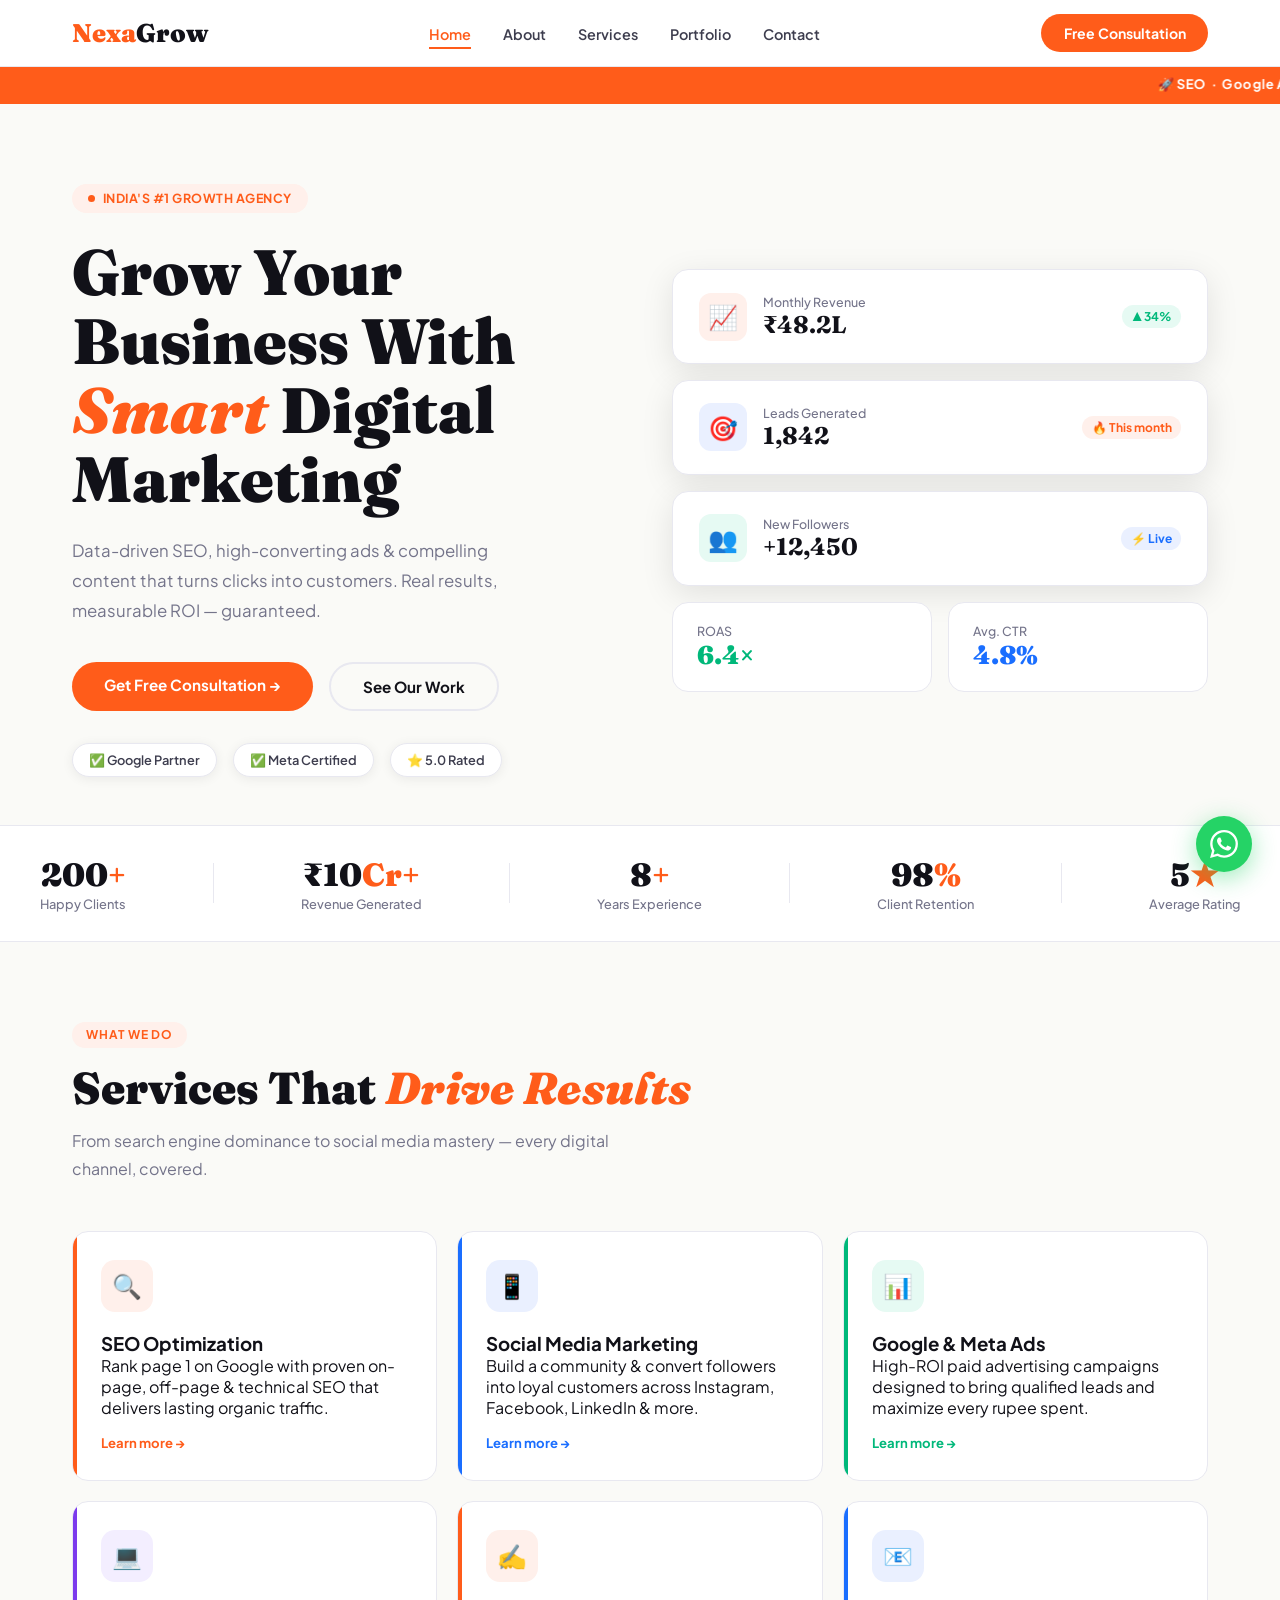
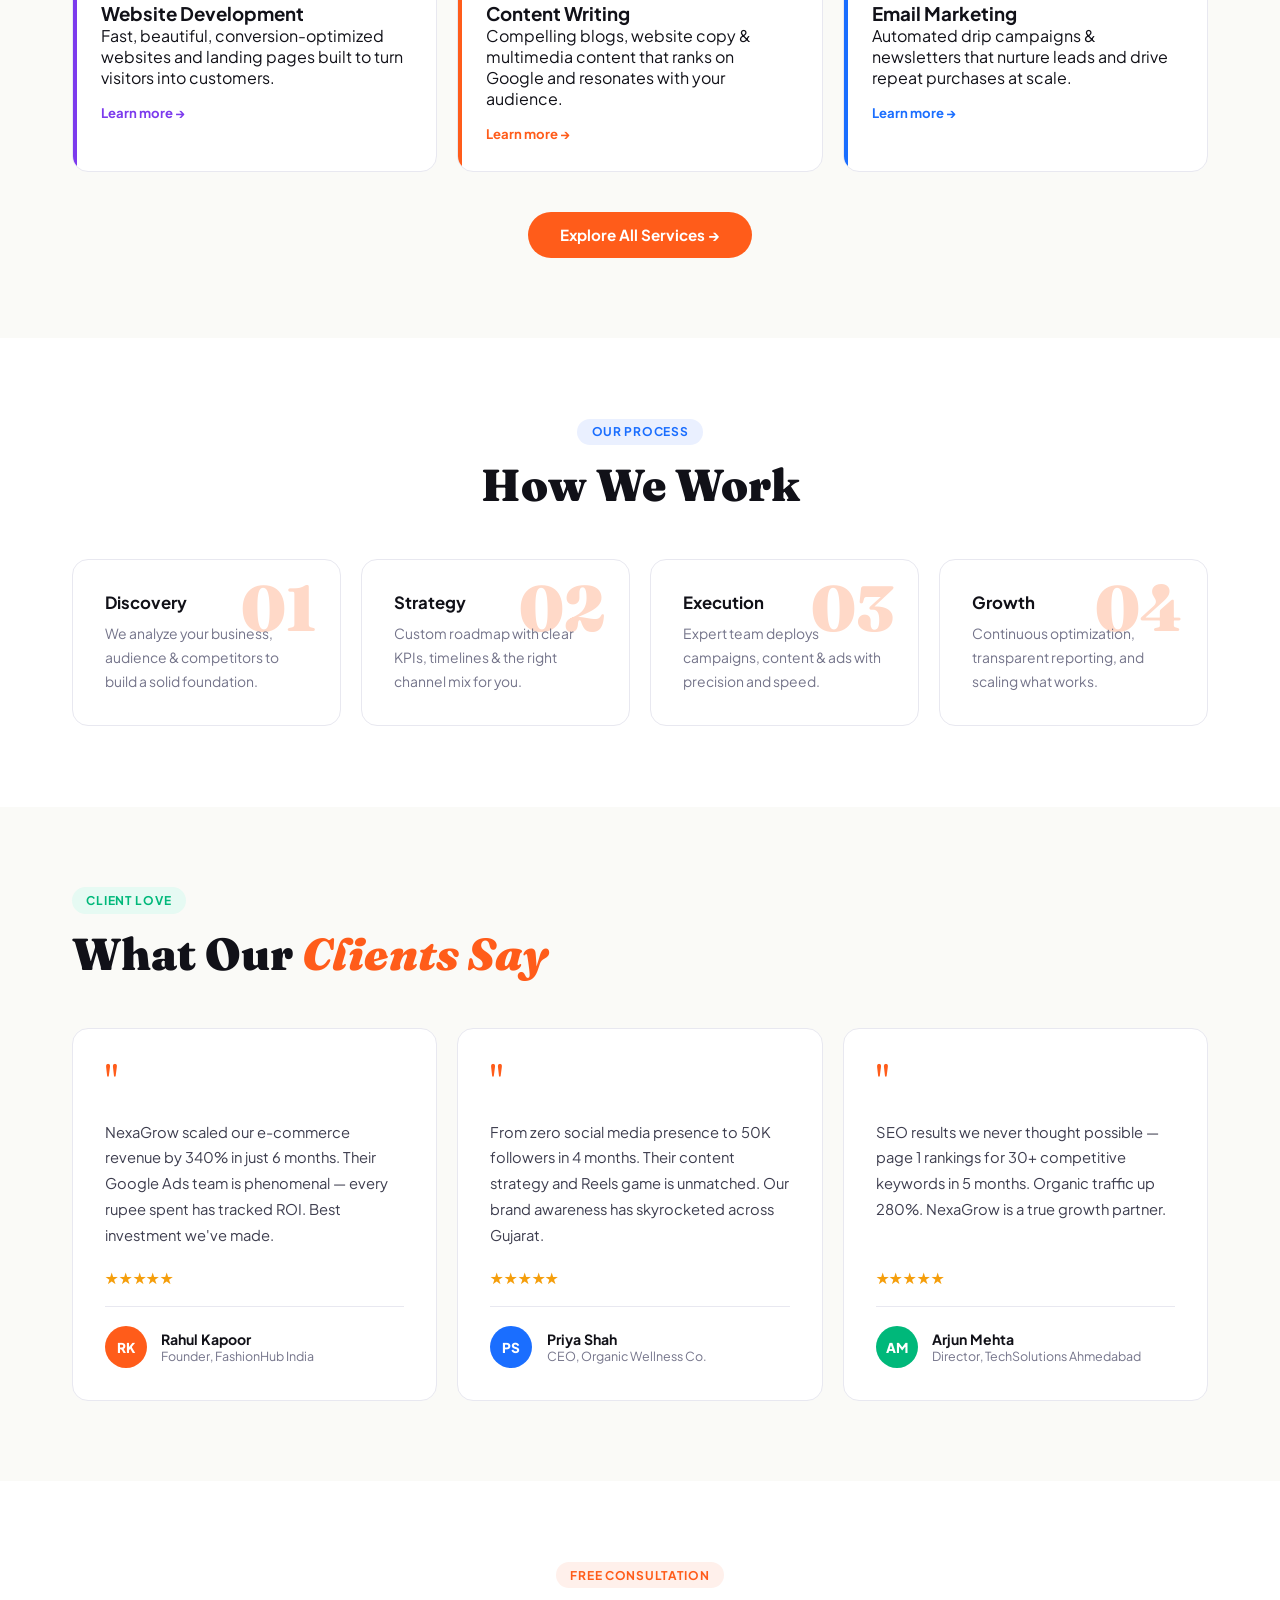
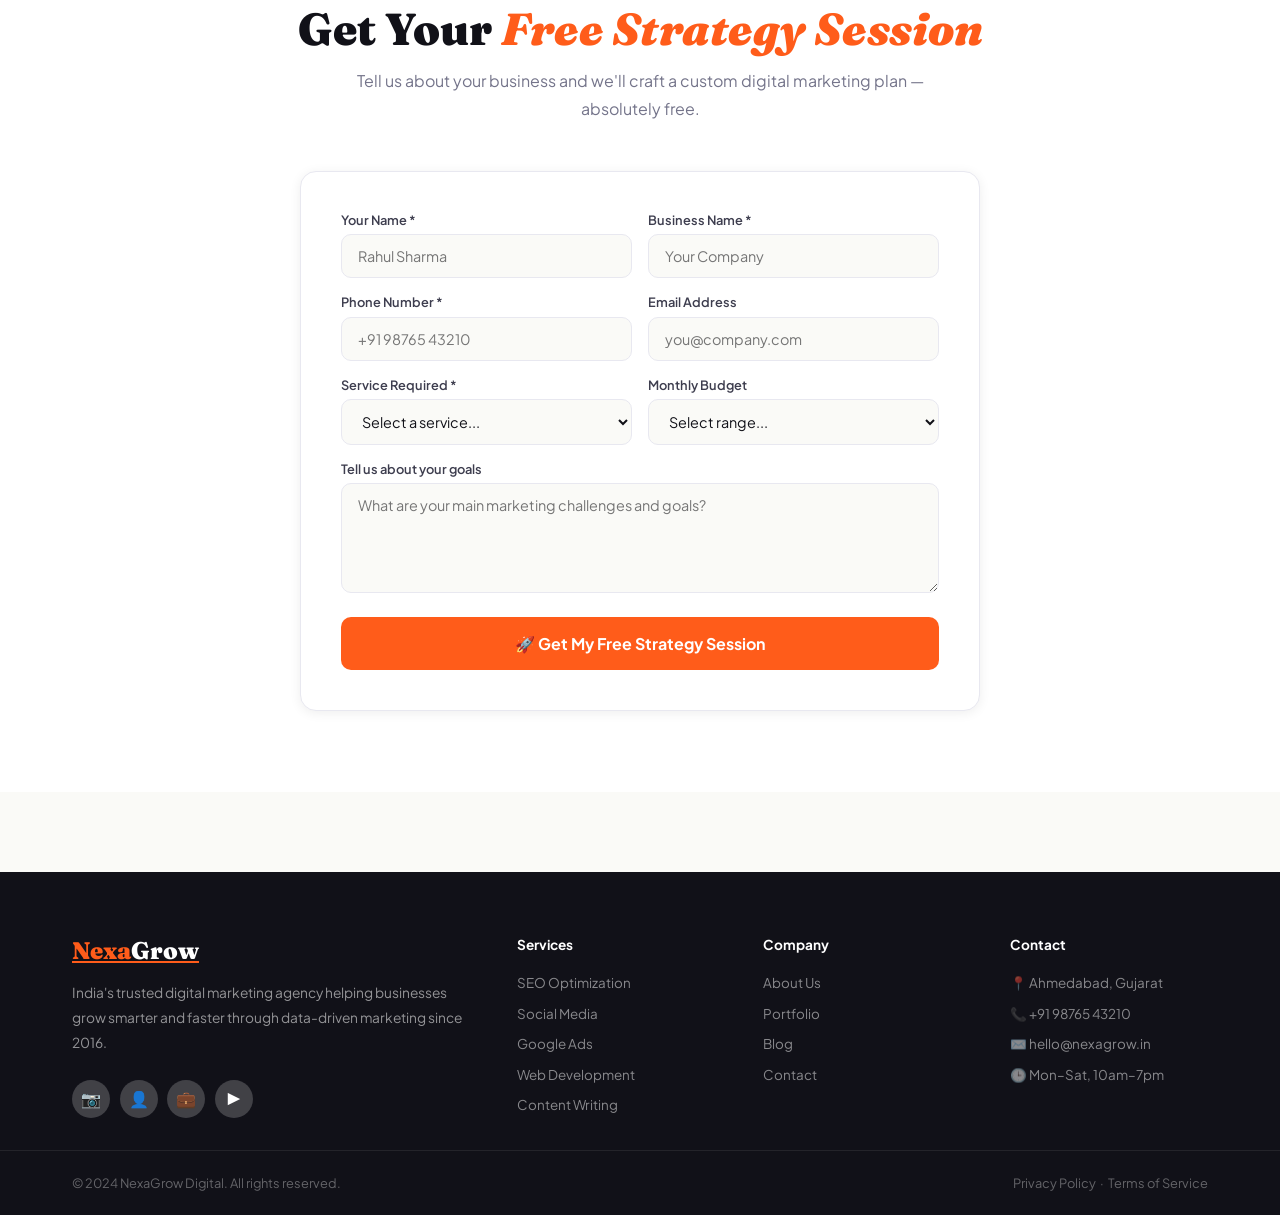
<file: nexagrow/index.html>
<!DOCTYPE html>
<html lang="en">
<head>
<meta charset="UTF-8">
<meta name="viewport" content="width=device-width, initial-scale=1.0">
<title>NexaGrow – Home | Digital Marketing Agency</title>
<link rel="stylesheet" href="../nexagrow/style.css">
<style>
/* ── PAGE-SPECIFIC: HOME ── */
.hero { max-width:1200px; margin:0 auto; padding:5rem 2rem 3rem; display:grid; grid-template-columns:1fr 1fr; gap:4rem; align-items:center; }
.hero-eyebrow { display:inline-flex; align-items:center; gap:.5rem; background:var(--orange-light); color:var(--orange); font-weight:700; font-size:.78rem; padding:.4rem 1rem; border-radius:50px; margin-bottom:1.5rem; letter-spacing:.04em; text-transform:uppercase; }
.live-dot { width:7px; height:7px; border-radius:50%; background:var(--orange); animation:livepulse 1.5s infinite; }
@keyframes livepulse { 0%,100%{transform:scale(1);opacity:1} 50%{transform:scale(1.5);opacity:.6} }
.hero h1 { font-family:'Fraunces',serif; font-size:clamp(2.8rem,5vw,4.2rem); font-weight:900; line-height:1.08; margin-bottom:1.4rem; }
.hero h1 em { font-style:italic; color:var(--orange); }
.hero p { font-size:1.05rem; color:var(--muted); line-height:1.8; margin-bottom:2.2rem; max-width:480px; }
.hero-btns { display:flex; gap:1rem; flex-wrap:wrap; }
.hcard { background:var(--white); border:1px solid var(--border); border-radius:var(--radius); padding:1.4rem 1.6rem; box-shadow:var(--shadow-md); display:flex; align-items:center; gap:1rem; transition:.3s; }
.hcard:hover { transform:translateY(-3px); box-shadow:var(--shadow-lg); }
.hcard-icon { width:48px; height:48px; border-radius:12px; display:flex; align-items:center; justify-content:center; font-size:1.5rem; flex-shrink:0; }
.hcard-label { font-size:.78rem; color:var(--muted); font-weight:500; }
.hcard-value { font-family:'Fraunces',serif; font-size:1.5rem; font-weight:700; color:var(--ink); }
.hcard-badge { margin-left:auto; font-size:.75rem; font-weight:700; padding:.25rem .6rem; border-radius:50px; }
.badge-up  { background:var(--green-light); color:var(--green); }
.badge-hot { background:var(--orange-light); color:var(--orange); }
.badge-new { background:var(--blue-light); color:var(--blue); }
.mini-stats { display:grid; grid-template-columns:1fr 1fr; gap:1rem; }
.mini-stat { background:var(--white); border:1px solid var(--border); border-radius:var(--radius); padding:1.25rem 1.5rem; }
.mini-stat-label { font-size:.78rem; color:var(--muted); font-weight:500; }
.mini-stat-value { font-family:'Fraunces',serif; font-size:1.6rem; font-weight:900; }
@media(max-width:900px){ .hero{ grid-template-columns:1fr; } .hero-visual{ display:none; } }
</style>
</head>
<body>

<!-- WHATSAPP -->
<a href="https://wa.me/919876543210" class="wa-float" target="_blank" title="Chat on WhatsApp">
  <svg width="28" height="28" viewBox="0 0 24 24" fill="white"><path d="M17.472 14.382c-.297-.149-1.758-.867-2.03-.967-.273-.099-.471-.148-.67.15-.197.297-.767.966-.94 1.164-.173.199-.347.223-.644.075-.297-.15-1.255-.463-2.39-1.475-.883-.788-1.48-1.761-1.653-2.059-.173-.297-.018-.458.13-.606.134-.133.298-.347.446-.52.149-.174.198-.298.298-.497.099-.198.05-.371-.025-.52-.075-.149-.669-1.612-.916-2.207-.242-.579-.487-.5-.669-.51-.173-.008-.371-.01-.57-.01-.198 0-.52.074-.792.372-.272.297-1.04 1.016-1.04 2.479 0 1.462 1.065 2.875 1.213 3.074.149.198 2.096 3.2 5.077 4.487.709.306 1.262.489 1.694.625.712.227 1.36.195 1.871.118.571-.085 1.758-.719 2.006-1.413.248-.694.248-1.289.173-1.413-.074-.124-.272-.198-.57-.347m-5.421 7.403h-.004a9.87 9.87 0 01-5.031-1.378l-.361-.214-3.741.982.998-3.648-.235-.374a9.86 9.86 0 01-1.51-5.26c.001-5.45 4.436-9.884 9.888-9.884 2.64 0 5.122 1.03 6.988 2.898a9.825 9.825 0 012.893 6.994c-.003 5.45-4.437 9.884-9.885 9.884m8.413-18.297A11.815 11.815 0 0012.05 0C5.495 0 .16 5.335.157 11.892c0 2.096.547 4.142 1.588 5.945L.057 24l6.305-1.654a11.882 11.882 0 005.683 1.448h.005c6.554 0 11.89-5.335 11.893-11.893a11.821 11.821 0 00-3.48-8.413z"/></svg>
</a>

<!-- NAV -->
<nav>
  <div class="nav-inner">
    <a href="index.html" class="logo">Nexa<span>Grow</span></a>
    <ul class="nav-links" id="navLinks">
      <li><a href="index.html" class="active">Home</a></li>
      <li><a href="about.html">About</a></li>
      <li><a href="services.html">Services</a></li>
      <li><a href="portfolio.html">Portfolio</a></li>
      <li><a href="contact.html">Contact</a></li>
    </ul>
    <a href="contact.html" class="nav-cta">Free Consultation</a>
    <div class="hamburger" onclick="toggleMenu()"><span></span><span></span><span></span></div>
  </div>
</nav>

<!-- MARQUEE -->
<div class="marquee-strip">
  <marquee scrollamount="6">🚀 SEO &nbsp;·&nbsp; Google Ads &nbsp;·&nbsp; Social Media &nbsp;·&nbsp; Web Development &nbsp;·&nbsp; Content Writing &nbsp;·&nbsp; Branding &nbsp;·&nbsp; Email Marketing &nbsp;·&nbsp; Lead Generation &nbsp;·&nbsp; ⭐ 5-Star Rated &nbsp;·&nbsp; Trusted by 200+ Brands Across India</marquee>
</div>

<!-- HERO -->
<div class="hero">
  <div>
    <div class="hero-eyebrow"><span class="live-dot"></span>India's #1 Growth Agency</div>
    <h1>Grow Your Business With <em>Smart</em> Digital Marketing</h1>
    <p>Data-driven SEO, high-converting ads & compelling content that turns clicks into customers. Real results, measurable ROI — guaranteed.</p>
    <div class="hero-btns">
      <a href="contact.html" class="btn-primary">Get Free Consultation →</a>
      <a href="portfolio.html" class="btn-ghost">See Our Work</a>
    </div>
    <div class="trust-badges" style="margin-top:2rem">
      <div class="trust-badge">✅ Google Partner</div>
      <div class="trust-badge">✅ Meta Certified</div>
      <div class="trust-badge">⭐ 5.0 Rated</div>
    </div>
  </div>
  <div class="hero-visual" style="display:flex;flex-direction:column;gap:1rem">
    <div class="hcard reveal">
      <div class="hcard-icon" style="background:var(--orange-light)">📈</div>
      <div><div class="hcard-label">Monthly Revenue</div><div class="hcard-value">₹48.2L</div></div>
      <div class="hcard-badge badge-up">▲ 34%</div>
    </div>
    <div class="hcard reveal">
      <div class="hcard-icon" style="background:var(--blue-light)">🎯</div>
      <div><div class="hcard-label">Leads Generated</div><div class="hcard-value">1,842</div></div>
      <div class="hcard-badge badge-hot">🔥 This month</div>
    </div>
    <div class="hcard reveal">
      <div class="hcard-icon" style="background:var(--green-light)">👥</div>
      <div><div class="hcard-label">New Followers</div><div class="hcard-value">+12,450</div></div>
      <div class="hcard-badge badge-new">⚡ Live</div>
    </div>
    <div class="mini-stats">
      <div class="mini-stat reveal"><div class="mini-stat-label">ROAS</div><div class="mini-stat-value" style="color:var(--green)">6.4×</div></div>
      <div class="mini-stat reveal"><div class="mini-stat-label">Avg. CTR</div><div class="mini-stat-value" style="color:var(--blue)">4.8%</div></div>
    </div>
  </div>
</div>

<!-- STATS STRIP -->
<div class="proof-strip">
  <div class="proof-inner">
    <div class="proof-stat"><div class="proof-num">200<span>+</span></div><div class="proof-label">Happy Clients</div></div>
    <div class="proof-divider"></div>
    <div class="proof-stat"><div class="proof-num">₹10<span>Cr+</span></div><div class="proof-label">Revenue Generated</div></div>
    <div class="proof-divider"></div>
    <div class="proof-stat"><div class="proof-num">8<span>+</span></div><div class="proof-label">Years Experience</div></div>
    <div class="proof-divider"></div>
    <div class="proof-stat"><div class="proof-num">98<span>%</span></div><div class="proof-label">Client Retention</div></div>
    <div class="proof-divider"></div>
    <div class="proof-stat"><div class="proof-num">5<span>★</span></div><div class="proof-label">Average Rating</div></div>
  </div>
</div>

<!-- SERVICES -->
<div class="section">
  <div class="section-header">
    <div class="tag tag-orange">What We Do</div>
    <h2 class="section-title">Services That <em>Drive Results</em></h2>
    <p class="section-sub">From search engine dominance to social media mastery — every digital channel, covered.</p>
  </div>
  <div class="card-grid-3">
    <div class="scard orange reveal"><div class="card-icon" style="background:var(--orange-light)">🔍</div><h3>SEO Optimization</h3><p>Rank page 1 on Google with proven on-page, off-page & technical SEO that delivers lasting organic traffic.</p><a class="card-arrow" href="services.html" style="color:var(--orange)">Learn more →</a></div>
    <div class="scard blue reveal"><div class="card-icon" style="background:var(--blue-light)">📱</div><h3>Social Media Marketing</h3><p>Build a community & convert followers into loyal customers across Instagram, Facebook, LinkedIn & more.</p><a class="card-arrow" href="services.html" style="color:var(--blue)">Learn more →</a></div>
    <div class="scard green reveal"><div class="card-icon" style="background:var(--green-light)">📊</div><h3>Google & Meta Ads</h3><p>High-ROI paid advertising campaigns designed to bring qualified leads and maximize every rupee spent.</p><a class="card-arrow" href="services.html" style="color:var(--green)">Learn more →</a></div>
    <div class="scard purple reveal"><div class="card-icon" style="background:var(--purple-light)">💻</div><h3>Website Development</h3><p>Fast, beautiful, conversion-optimized websites and landing pages built to turn visitors into customers.</p><a class="card-arrow" href="services.html" style="color:var(--purple)">Learn more →</a></div>
    <div class="scard orange reveal"><div class="card-icon" style="background:var(--orange-light)">✍️</div><h3>Content Writing</h3><p>Compelling blogs, website copy & multimedia content that ranks on Google and resonates with your audience.</p><a class="card-arrow" href="services.html" style="color:var(--orange)">Learn more →</a></div>
    <div class="scard blue reveal"><div class="card-icon" style="background:var(--blue-light)">📧</div><h3>Email Marketing</h3><p>Automated drip campaigns & newsletters that nurture leads and drive repeat purchases at scale.</p><a class="card-arrow" href="services.html" style="color:var(--blue)">Learn more →</a></div>
  </div>
  <div style="text-align:center;margin-top:2.5rem">
    <a href="services.html" class="btn-primary">Explore All Services →</a>
  </div>
</div>

<!-- HOW WE WORK -->
<div class="bg-white bg-section">
  <div class="section">
    <div class="section-header center">
      <div class="tag tag-blue">Our Process</div>
      <h2 class="section-title">How We Work</h2>
    </div>
    <div class="card-grid-4">
      <div class="step-card reveal"><span class="step-num">01</span><h3>Discovery</h3><p>We analyze your business, audience & competitors to build a solid foundation.</p></div>
      <div class="step-card reveal"><span class="step-num">02</span><h3>Strategy</h3><p>Custom roadmap with clear KPIs, timelines & the right channel mix for you.</p></div>
      <div class="step-card reveal"><span class="step-num">03</span><h3>Execution</h3><p>Expert team deploys campaigns, content & ads with precision and speed.</p></div>
      <div class="step-card reveal"><span class="step-num">04</span><h3>Growth</h3><p>Continuous optimization, transparent reporting, and scaling what works.</p></div>
    </div>
  </div>
</div>

<!-- TESTIMONIALS -->
<div class="section">
  <div class="section-header">
    <div class="tag tag-green">Client Love</div>
    <h2 class="section-title">What Our <em>Clients Say</em></h2>
  </div>
  <div class="card-grid-3">
    <div class="tcard reveal">
      <div class="tcard-quote">"</div>
      <p>NexaGrow scaled our e-commerce revenue by 340% in just 6 months. Their Google Ads team is phenomenal — every rupee spent has tracked ROI. Best investment we've made.</p>
      <div class="tcard-stars">★★★★★</div>
      <div class="tcard-author"><div class="avatar" style="background:var(--orange)">RK</div><div><div class="author-name">Rahul Kapoor</div><div class="author-role">Founder, FashionHub India</div></div></div>
    </div>
    <div class="tcard reveal">
      <div class="tcard-quote">"</div>
      <p>From zero social media presence to 50K followers in 4 months. Their content strategy and Reels game is unmatched. Our brand awareness has skyrocketed across Gujarat.</p>
      <div class="tcard-stars">★★★★★</div>
      <div class="tcard-author"><div class="avatar" style="background:var(--blue)">PS</div><div><div class="author-name">Priya Shah</div><div class="author-role">CEO, Organic Wellness Co.</div></div></div>
    </div>
    <div class="tcard reveal">
      <div class="tcard-quote">"</div>
      <p>SEO results we never thought possible — page 1 rankings for 30+ competitive keywords in 5 months. Organic traffic up 280%. NexaGrow is a true growth partner.</p>
      <div class="tcard-stars">★★★★★</div>
      <div class="tcard-author"><div class="avatar" style="background:var(--green)">AM</div><div><div class="author-name">Arjun Mehta</div><div class="author-role">Director, TechSolutions Ahmedabad</div></div></div>
    </div>
  </div>
</div>

<!-- CONSULTATION FORM -->
<div class="bg-white bg-section">
  <div class="section">
    <div class="section-header center">
      <div class="tag tag-orange">Free Consultation</div>
      <h2 class="section-title">Get Your <em>Free Strategy Session</em></h2>
      <p class="section-sub" style="margin:0 auto">Tell us about your business and we'll craft a custom digital marketing plan — absolutely free.</p>
    </div>
    <div style="max-width:680px;margin:0 auto">
      <div class="form-card reveal">
        <div class="form-row">
          <div class="form-group"><label>Your Name *</label><input type="text" placeholder="Rahul Sharma" id="c-name"></div>
          <div class="form-group"><label>Business Name *</label><input type="text" placeholder="Your Company" id="c-biz"></div>
        </div>
        <div class="form-row">
          <div class="form-group"><label>Phone Number *</label><input type="tel" placeholder="+91 98765 43210" id="c-phone"></div>
          <div class="form-group"><label>Email Address</label><input type="email" placeholder="you@company.com" id="c-email"></div>
        </div>
        <div class="form-row">
          <div class="form-group">
            <label>Service Required *</label>
            <select id="c-service"><option value="">Select a service...</option><option>SEO Optimization</option><option>Social Media Marketing</option><option>Google / Meta Ads</option><option>Website Development</option><option>Content Writing</option><option>Branding</option><option>Full Digital Marketing</option></select>
          </div>
          <div class="form-group">
            <label>Monthly Budget</label>
            <select id="c-budget"><option value="">Select range...</option><option>Under ₹10,000</option><option>₹10,000 – ₹25,000</option><option>₹25,000 – ₹50,000</option><option>₹50,000 – ₹1,00,000</option><option>Above ₹1,00,000</option></select>
          </div>
        </div>
        <div class="form-group full"><label>Tell us about your goals</label><textarea placeholder="What are your main marketing challenges and goals?" id="c-msg"></textarea></div>
        <button class="submit-btn" onclick="submitForm('c')">🚀 Get My Free Strategy Session</button>
        <div class="success-msg" id="c-success">✅ Thank you! We'll call you within 24 hours to schedule your free session.</div>
      </div>
    </div>
  </div>
</div>

<!-- FOOTER -->
<footer>
  <div class="footer-top">
    <div class="footer-brand">
      <a href="index.html" class="footer-logo">Nexa<span>Grow</span></a>
      <p>India's trusted digital marketing agency helping businesses grow smarter and faster through data-driven marketing since 2016.</p>
      <div class="social-row" style="margin-top:1.5rem"><div class="social-btn">📷</div><div class="social-btn">👤</div><div class="social-btn">💼</div><div class="social-btn">▶️</div></div>
    </div>
    <div class="footer-col"><h5>Services</h5><ul><li><a href="services.html">SEO Optimization</a></li><li><a href="services.html">Social Media</a></li><li><a href="services.html">Google Ads</a></li><li><a href="services.html">Web Development</a></li><li><a href="services.html">Content Writing</a></li></ul></div>
    <div class="footer-col"><h5>Company</h5><ul><li><a href="about.html">About Us</a></li><li><a href="portfolio.html">Portfolio</a></li><li><a href="#">Blog</a></li><li><a href="contact.html">Contact</a></li></ul></div>
    <div class="footer-col"><h5>Contact</h5><ul><li><a>📍 Ahmedabad, Gujarat</a></li><li><a>📞 +91 98765 43210</a></li><li><a>✉️ hello@nexagrow.in</a></li><li><a>🕒 Mon–Sat, 10am–7pm</a></li></ul></div>
  </div>
  <div class="footer-bottom"><div class="footer-bottom-inner"><p>© 2024 NexaGrow Digital. All rights reserved.</p><p>Privacy Policy &nbsp;·&nbsp; Terms of Service</p></div></div>
</footer>

<script src="../nexagrow/main.js"></script>
</body>
</html>
</file>
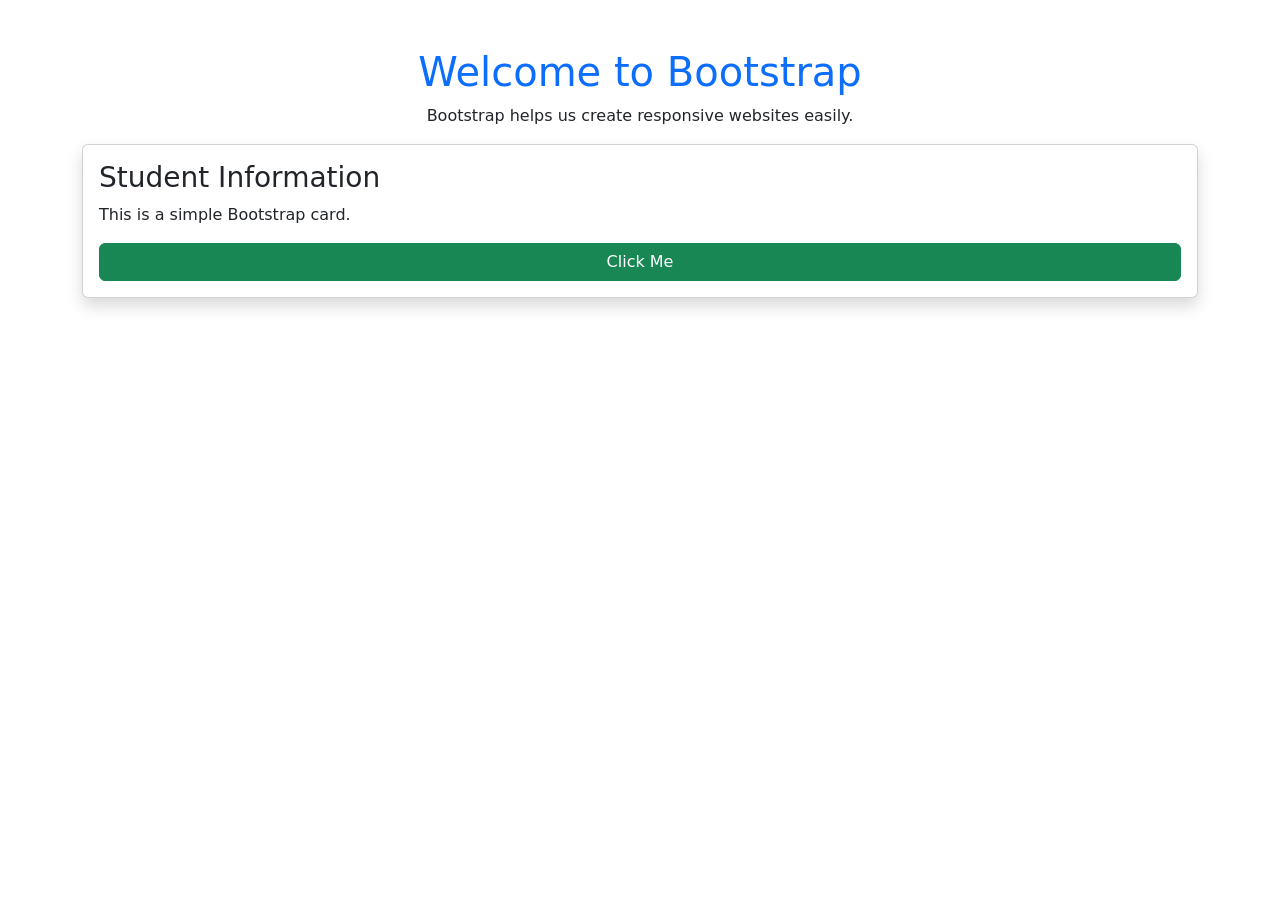
<file: basic.html>
<!DOCTYPE html>
<html>
<head>
  <title>Bootstrap Beginner Example</title>

  <link href="https://cdn.jsdelivr.net/npm/bootstrap@5.3.3/dist/css/bootstrap.min.css" rel="stylesheet">
</head>

<body>

  <div class="container mt-5">
    <h1 class="text-center text-primary">Welcome to Bootstrap</h1>

    <p class="text-center">
      Bootstrap helps us create responsive websites easily.
    </p>

    <div class="card p-3 shadow">
      <h3>Student Information</h3>
      <p>This is a simple Bootstrap card.</p>
      <button class="btn btn-success">Click Me</button>
    </div>
  </div>

  <script src="https://cdn.jsdelivr.net/npm/bootstrap@5.3.3/dist/js/bootstrap.bundle.min.js"></script>
</body>
</html>
</file>
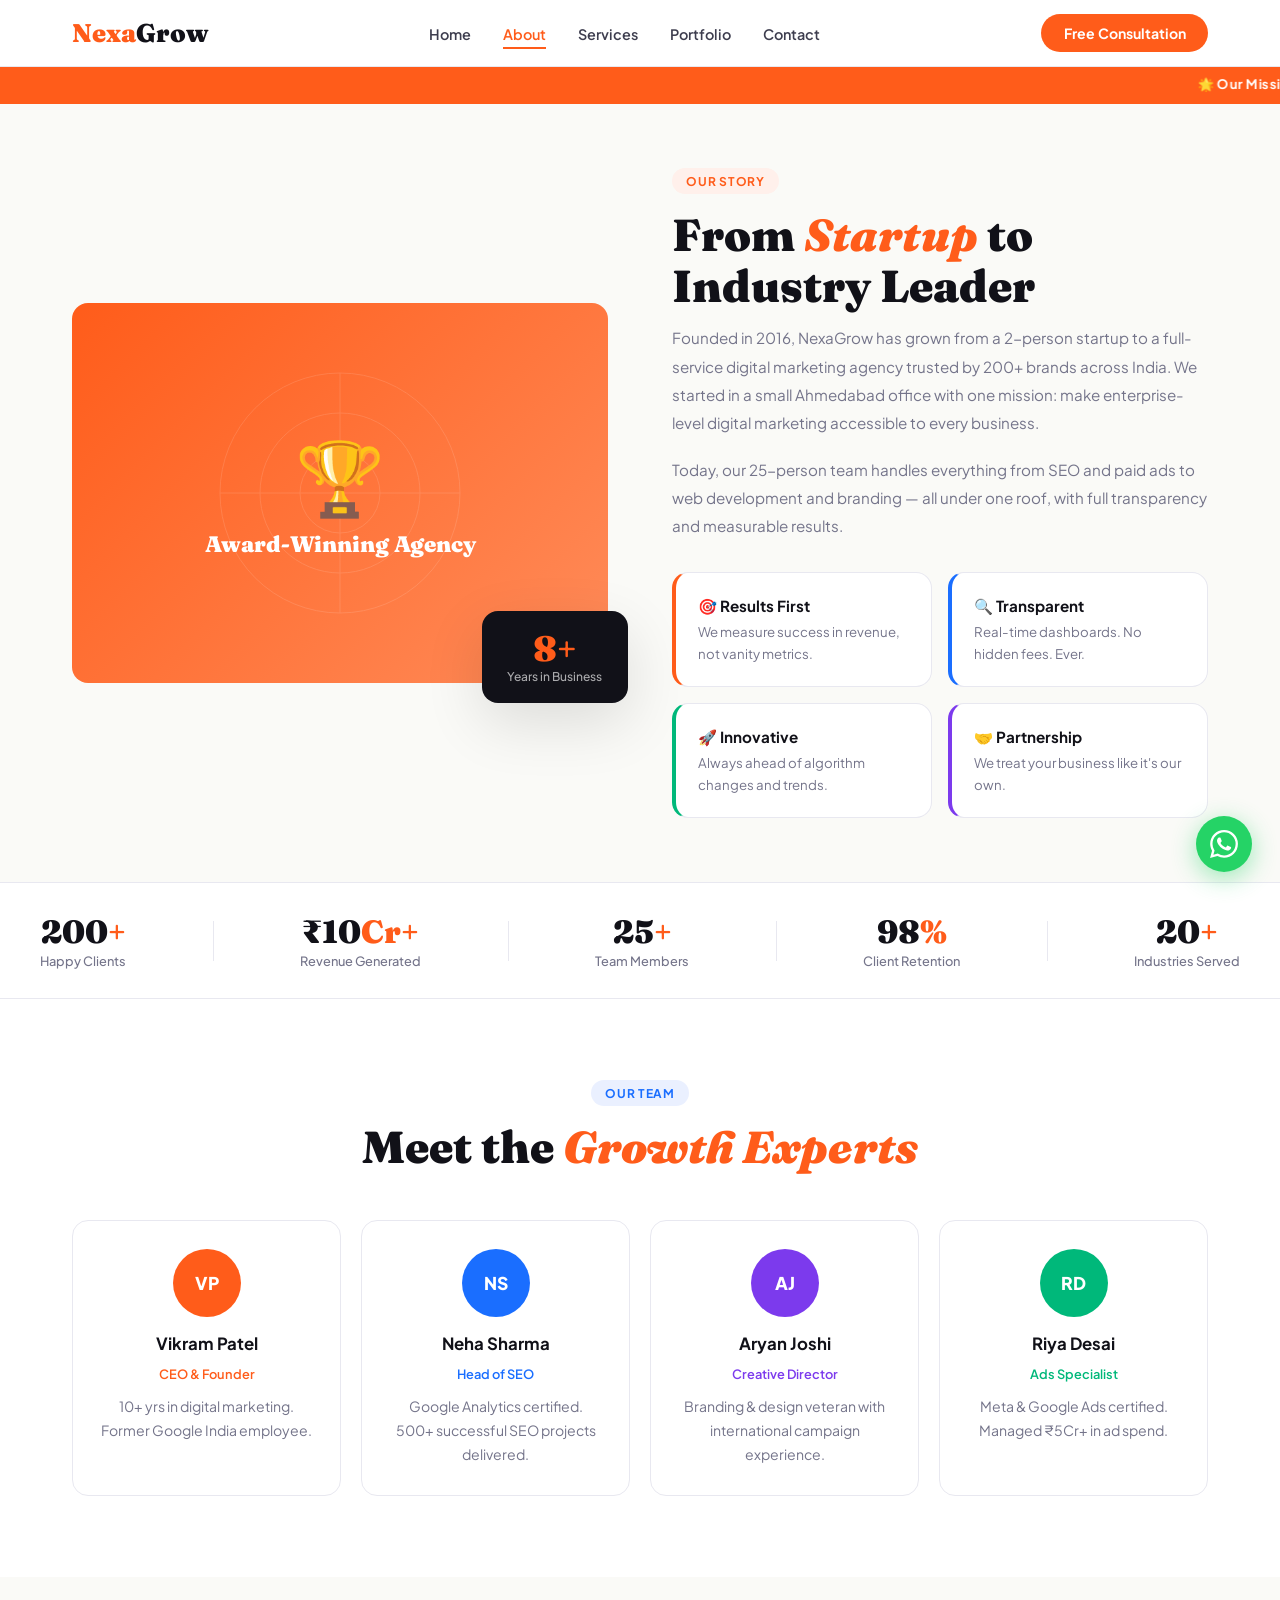
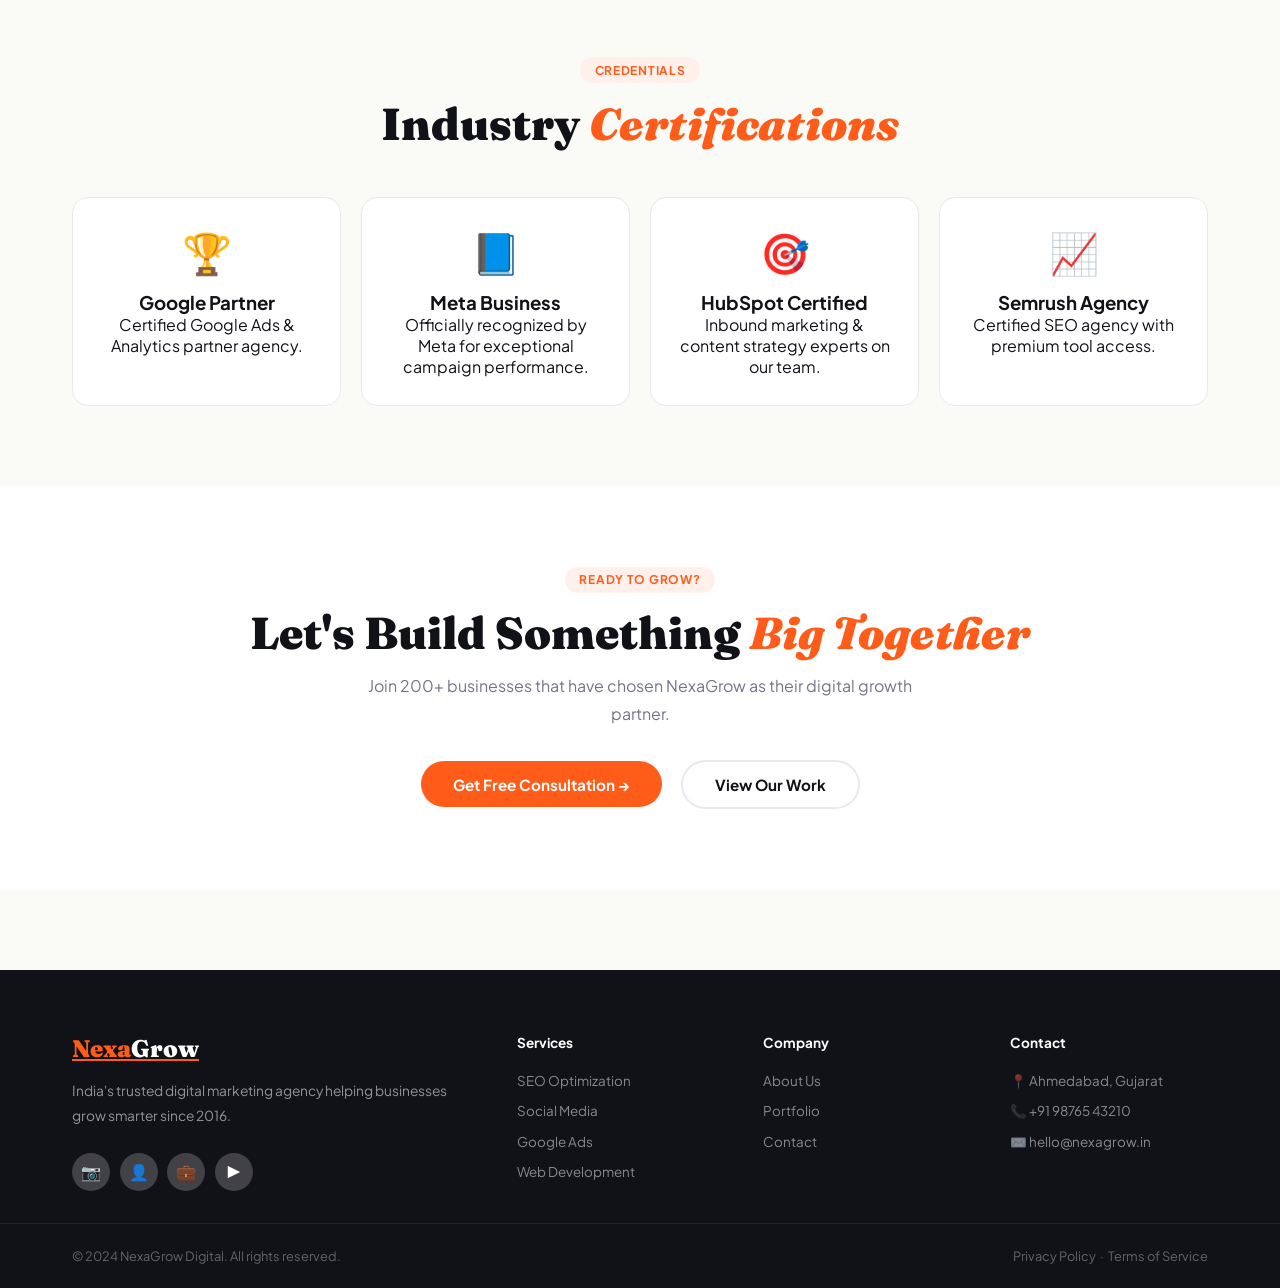
<file: nexagrow/about.html>
<!DOCTYPE html>
<html lang="en">
<head>
<meta charset="UTF-8">
<meta name="viewport" content="width=device-width, initial-scale=1.0">
<title>NexaGrow – About Us</title>
<link rel="stylesheet" href="../nexagrow/style.css">
<style>
  

/* ── PAGE-SPECIFIC: ABOUT ── */
.about-hero { max-width:1200px; margin:0 auto; padding:4rem 2rem; display:grid; grid-template-columns:1fr 1fr; gap:4rem; align-items:center; }
.about-img-card { background:linear-gradient(135deg,var(--orange) 0%,#ff8c5a 100%); border-radius:var(--radius); height:380px; display:flex; align-items:center; justify-content:center; position:relative; overflow:hidden; }
.about-img-card svg { opacity:.12; position:absolute; }
.about-img-inner { position:relative; text-align:center; color:#fff; }
.about-img-inner .emoji { font-size:4.5rem; display:block; margin-bottom:.5rem; }
.about-img-inner strong { font-family:'Fraunces',serif; font-size:1.4rem; font-weight:900; }
.about-years-badge { position:absolute; bottom:-20px; right:-20px; background:var(--ink); color:#fff; border-radius:var(--radius); padding:1.2rem 1.6rem; text-align:center; box-shadow:var(--shadow-lg); }
.about-years-badge .num { font-family:'Fraunces',serif; font-size:2.2rem; font-weight:900; color:var(--orange); line-height:1; }
.about-years-badge .lab { font-size:.75rem; color:rgba(255,255,255,.65); font-weight:500; margin-top:.2rem; }
.value-card { background:var(--white); border:1px solid var(--border); border-radius:var(--radius); padding:1.4rem; border-left:4px solid var(--orange); transition:.25s; }
.value-card:hover { box-shadow:var(--shadow-md); transform:translateY(-2px); }
.value-card h4 { font-weight:700; font-size:.95rem; color:var(--ink); margin-bottom:.35rem; }
.value-card p { font-size:.83rem; color:var(--muted); line-height:1.6; }
.team-avatar { width:68px; height:68px; border-radius:50%; display:flex; align-items:center; justify-content:center; font-weight:800; font-size:1.1rem; color:#fff; margin:0 auto 1rem; }
.cert-card { background:var(--white); border:1px solid var(--border); border-radius:var(--radius); padding:1.75rem; text-align:center; transition:.25s; }
.cert-card:hover { transform:translateY(-4px); box-shadow:var(--shadow-lg); }
.cert-emoji { font-size:2.5rem; margin-bottom:.8rem; }
@media(max-width:900px){ .about-hero{ grid-template-columns:1fr; } .about-years-badge{ right:0; } }
</style>
</head>
<body>

<a href="https://wa.me/919876543210" class="wa-float" target="_blank">
  <svg width="28" height="28" viewBox="0 0 24 24" fill="white"><path d="M17.472 14.382c-.297-.149-1.758-.867-2.03-.967-.273-.099-.471-.148-.67.15-.197.297-.767.966-.94 1.164-.173.199-.347.223-.644.075-.297-.15-1.255-.463-2.39-1.475-.883-.788-1.48-1.761-1.653-2.059-.173-.297-.018-.458.13-.606.134-.133.298-.347.446-.52.149-.174.198-.298.298-.497.099-.198.05-.371-.025-.52-.075-.149-.669-1.612-.916-2.207-.242-.579-.487-.5-.669-.51-.173-.008-.371-.01-.57-.01-.198 0-.52.074-.792.372-.272.297-1.04 1.016-1.04 2.479 0 1.462 1.065 2.875 1.213 3.074.149.198 2.096 3.2 5.077 4.487.709.306 1.262.489 1.694.625.712.227 1.36.195 1.871.118.571-.085 1.758-.719 2.006-1.413.248-.694.248-1.289.173-1.413-.074-.124-.272-.198-.57-.347m-5.421 7.403h-.004a9.87 9.87 0 01-5.031-1.378l-.361-.214-3.741.982.998-3.648-.235-.374a9.86 9.86 0 01-1.51-5.26c.001-5.45 4.436-9.884 9.888-9.884 2.64 0 5.122 1.03 6.988 2.898a9.825 9.825 0 012.893 6.994c-.003 5.45-4.437 9.884-9.885 9.884m8.413-18.297A11.815 11.815 0 0012.05 0C5.495 0 .16 5.335.157 11.892c0 2.096.547 4.142 1.588 5.945L.057 24l6.305-1.654a11.882 11.882 0 005.683 1.448h.005c6.554 0 11.89-5.335 11.893-11.893a11.821 11.821 0 00-3.48-8.413z"/></svg>
</a>

<nav>
  <div class="nav-inner">
    <a href="../nexagrow/index.html" class="logo">Nexa<span>Grow</span></a>
    <ul class="nav-links" id="navLinks">
      <li><a href="index.html">Home</a></li>
      <li><a href="about.html" class="active">About</a></li>
      <li><a href="services.html">Services</a></li>
      <li><a href="portfolio.html">Portfolio</a></li>
      <li><a href="contact.html">Contact</a></li>
    </ul>
    <a href="contact.html" class="nav-cta">Free Consultation</a>
    <div class="hamburger" onclick="toggleMenu()"><span></span><span></span><span></span></div>
  </div>
</nav>

<div class="marquee-strip">
  <marquee scrollamount="4">🌟 Our Mission: Grow Every Business We Touch &nbsp;·&nbsp; ✅ 200+ Clients &nbsp;·&nbsp; 8+ Years Experience &nbsp;·&nbsp; 🏆 Award-Winning Agency &nbsp;·&nbsp; Certified Google & Meta Partners</marquee>
</div>

<!-- ABOUT HERO -->
<div class="about-hero">
  <div style="position:relative">
    <div class="about-img-card">
      <svg viewBox="0 0 300 300" width="300" height="300"><circle cx="150" cy="150" r="120" fill="none" stroke="white" stroke-width="1"/><circle cx="150" cy="150" r="80" fill="none" stroke="white" stroke-width="1"/><circle cx="150" cy="150" r="40" fill="none" stroke="white" stroke-width="1"/><line x1="30" y1="150" x2="270" y2="150" stroke="white" stroke-width="1"/><line x1="150" y1="30" x2="150" y2="270" stroke="white" stroke-width="1"/></svg>
      <div class="about-img-inner"><span class="emoji">🏆</span><strong>Award-Winning Agency</strong></div>
    </div>
    <div class="about-years-badge"><div class="num">8+</div><div class="lab">Years in Business</div></div>
  </div>
  <div>
    <div class="tag tag-orange">Our Story</div>
    <h2 class="section-title">From <em>Startup</em> to Industry Leader</h2>
    <p style="color:var(--muted);line-height:1.85;margin-bottom:1.2rem;font-size:.95rem">Founded in 2016, NexaGrow has grown from a 2-person startup to a full-service digital marketing agency trusted by 200+ brands across India. We started in a small Ahmedabad office with one mission: make enterprise-level digital marketing accessible to every business.</p>
    <p style="color:var(--muted);line-height:1.85;margin-bottom:2rem;font-size:.95rem">Today, our 25-person team handles everything from SEO and paid ads to web development and branding — all under one roof, with full transparency and measurable results.</p>
    <div class="card-grid-2" style="gap:1rem">
      <div class="value-card reveal"><h4>🎯 Results First</h4><p>We measure success in revenue, not vanity metrics.</p></div>
      <div class="value-card reveal" style="border-left-color:var(--blue)"><h4>🔍 Transparent</h4><p>Real-time dashboards. No hidden fees. Ever.</p></div>
      <div class="value-card reveal" style="border-left-color:var(--green)"><h4>🚀 Innovative</h4><p>Always ahead of algorithm changes and trends.</p></div>
      <div class="value-card reveal" style="border-left-color:var(--purple)"><h4>🤝 Partnership</h4><p>We treat your business like it's our own.</p></div>
    </div>
  </div>
</div>

<!-- STATS -->
<div class="proof-strip">
  <div class="proof-inner">
    <div class="proof-stat"><div class="proof-num">200<span>+</span></div><div class="proof-label">Happy Clients</div></div>
    <div class="proof-divider"></div>
    <div class="proof-stat"><div class="proof-num">₹10<span>Cr+</span></div><div class="proof-label">Revenue Generated</div></div>
    <div class="proof-divider"></div>
    <div class="proof-stat"><div class="proof-num">25<span>+</span></div><div class="proof-label">Team Members</div></div>
    <div class="proof-divider"></div>
    <div class="proof-stat"><div class="proof-num">98<span>%</span></div><div class="proof-label">Client Retention</div></div>
    <div class="proof-divider"></div>
    <div class="proof-stat"><div class="proof-num">20<span>+</span></div><div class="proof-label">Industries Served</div></div>
  </div>
</div>

<!-- TEAM -->
<div class="bg-white bg-section">
  <div class="section">
    <div class="section-header center">
      <div class="tag tag-blue">Our Team</div>
      <h2 class="section-title">Meet the <em>Growth Experts</em></h2>
    </div>
    <div class="card-grid-4">
      <div class="card reveal" style="text-align:center">
        <div class="team-avatar" style="background:var(--orange)">VP</div>
        <h3>Vikram Patel</h3>
        <p style="color:var(--orange);font-size:.8rem;font-weight:600;margin:.3rem 0 .6rem">CEO & Founder</p>
        <p>10+ yrs in digital marketing. Former Google India employee.</p>
      </div>
      <div class="card reveal" style="text-align:center">
        <div class="team-avatar" style="background:var(--blue)">NS</div>
        <h3>Neha Sharma</h3>
        <p style="color:var(--blue);font-size:.8rem;font-weight:600;margin:.3rem 0 .6rem">Head of SEO</p>
        <p>Google Analytics certified. 500+ successful SEO projects delivered.</p>
      </div>
      <div class="card reveal" style="text-align:center">
        <div class="team-avatar" style="background:var(--purple)">AJ</div>
        <h3>Aryan Joshi</h3>
        <p style="color:var(--purple);font-size:.8rem;font-weight:600;margin:.3rem 0 .6rem">Creative Director</p>
        <p>Branding & design veteran with international campaign experience.</p>
      </div>
      <div class="card reveal" style="text-align:center">
        <div class="team-avatar" style="background:var(--green)">RD</div>
        <h3>Riya Desai</h3>
        <p style="color:var(--green);font-size:.8rem;font-weight:600;margin:.3rem 0 .6rem">Ads Specialist</p>
        <p>Meta & Google Ads certified. Managed ₹5Cr+ in ad spend.</p>
      </div>
    </div>
  </div>
</div>

<!-- CERTIFICATIONS -->
<div class="section">
  <div class="section-header center">
    <div class="tag tag-orange">Credentials</div>
    <h2 class="section-title">Industry <em>Certifications</em></h2>
  </div>
  <div class="card-grid-4">
    <div class="cert-card reveal"><div class="cert-emoji">🏆</div><h3>Google Partner</h3><p>Certified Google Ads & Analytics partner agency.</p></div>
    <div class="cert-card reveal"><div class="cert-emoji">📘</div><h3>Meta Business</h3><p>Officially recognized by Meta for exceptional campaign performance.</p></div>
    <div class="cert-card reveal"><div class="cert-emoji">🎯</div><h3>HubSpot Certified</h3><p>Inbound marketing & content strategy experts on our team.</p></div>
    <div class="cert-card reveal"><div class="cert-emoji">📈</div><h3>Semrush Agency</h3><p>Certified SEO agency with premium tool access.</p></div>
  </div>
</div>

<!-- CTA -->
<div class="bg-white bg-section">
  <div class="section" style="text-align:center">
    <div class="tag tag-orange">Ready to Grow?</div>
    <h2 class="section-title">Let's Build Something <em>Big Together</em></h2>
    <p class="section-sub" style="margin:.8rem auto 2rem">Join 200+ businesses that have chosen NexaGrow as their digital growth partner.</p>
    <a href="contact.html" class="btn-primary" style="margin-right:1rem">Get Free Consultation →</a>
    <a href="portfolio.html" class="btn-ghost">View Our Work</a>
  </div>
</div>

<footer>
  <div class="footer-top">
    <div class="footer-brand">
      <a href="index.html" class="footer-logo">Nexa<span>Grow</span></a>
      <p>India's trusted digital marketing agency helping businesses grow smarter since 2016.</p>
      <div class="social-row" style="margin-top:1.5rem"><div class="social-btn">📷</div><div class="social-btn">👤</div><div class="social-btn">💼</div><div class="social-btn">▶️</div></div>
    </div>
    <div class="footer-col"><h5>Services</h5><ul><li><a href="services.html">SEO Optimization</a></li><li><a href="services.html">Social Media</a></li><li><a href="services.html">Google Ads</a></li><li><a href="services.html">Web Development</a></li></ul></div>
    <div class="footer-col"><h5>Company</h5><ul><li><a href="about.html">About Us</a></li><li><a href="portfolio.html">Portfolio</a></li><li><a href="contact.html">Contact</a></li></ul></div>
    <div class="footer-col"><h5>Contact</h5><ul><li><a>📍 Ahmedabad, Gujarat</a></li><li><a>📞 +91 98765 43210</a></li><li><a>✉️ hello@nexagrow.in</a></li></ul></div>
  </div>
  <div class="footer-bottom"><div class="footer-bottom-inner"><p>© 2024 NexaGrow Digital. All rights reserved.</p><p>Privacy Policy &nbsp;·&nbsp; Terms of Service</p></div></div>
</footer>

<script src="../nexagrow/main.js"></script>
</body>
</html>
</file>
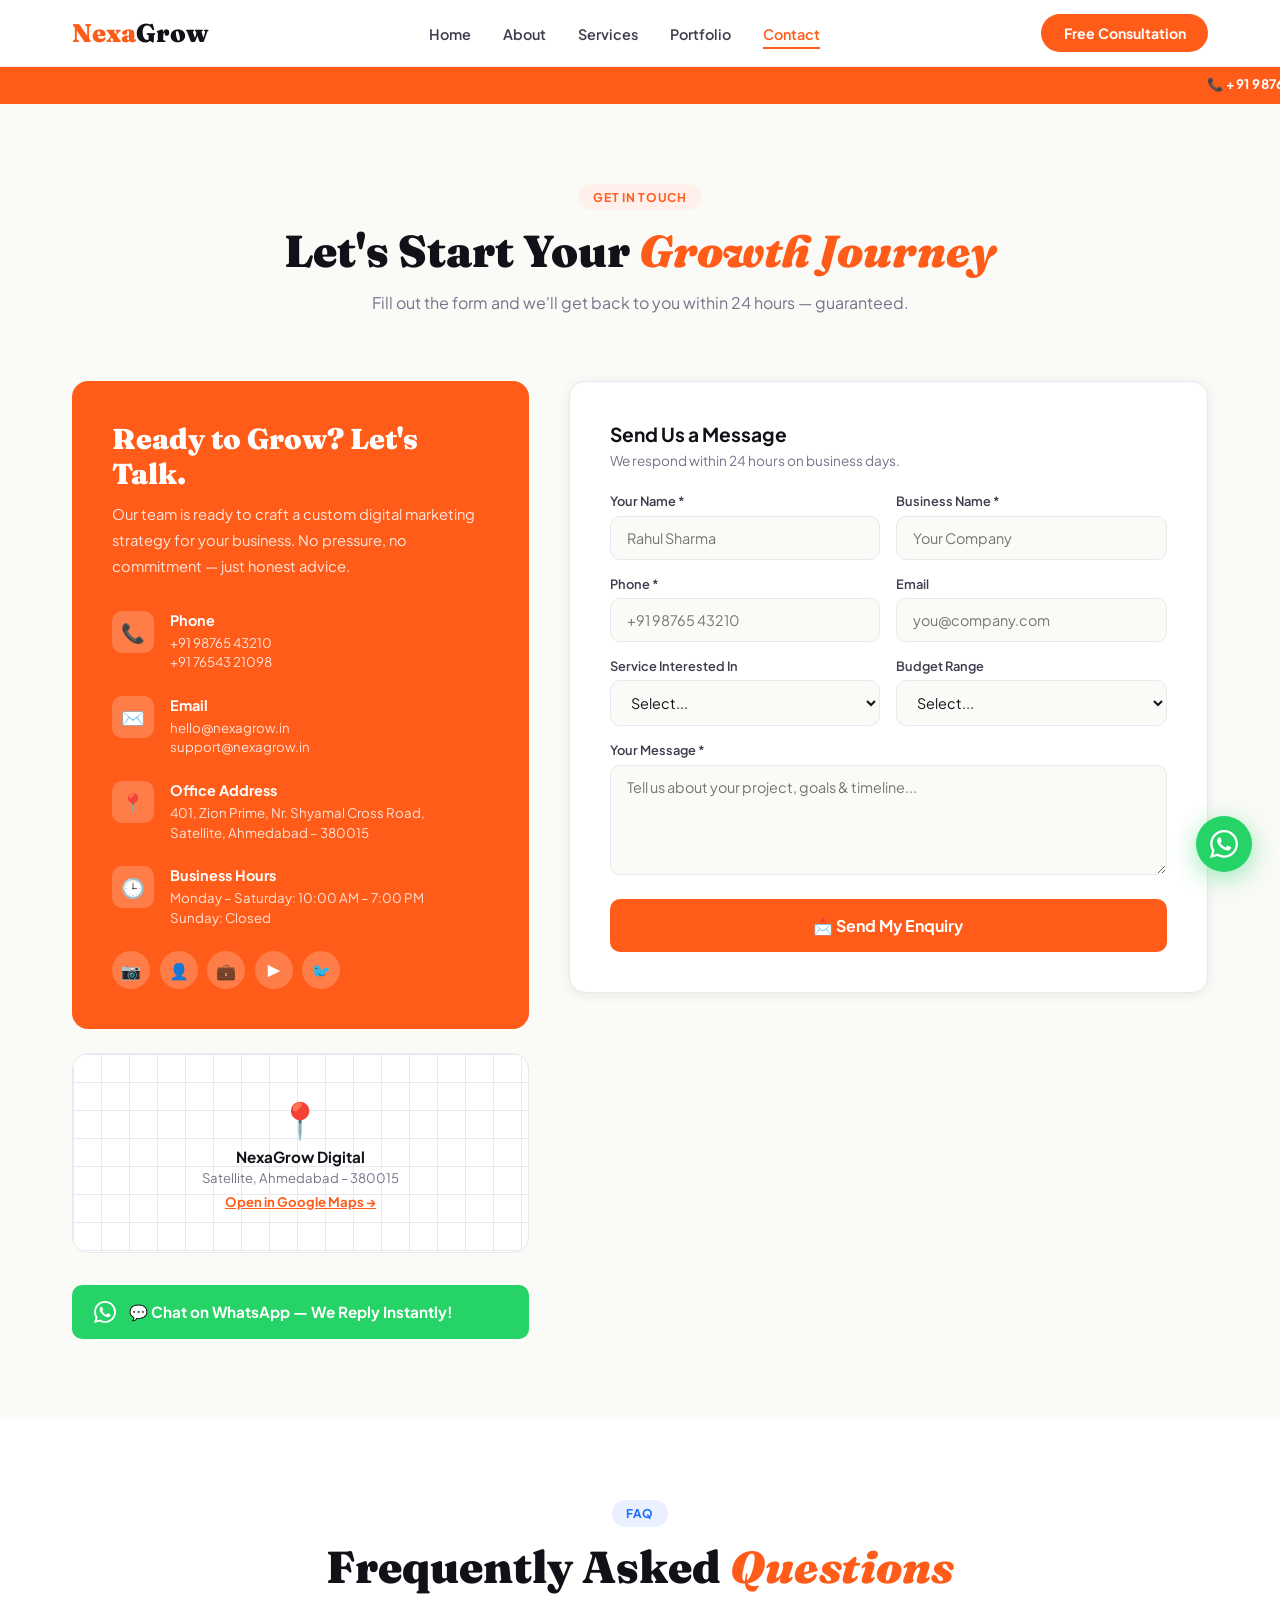
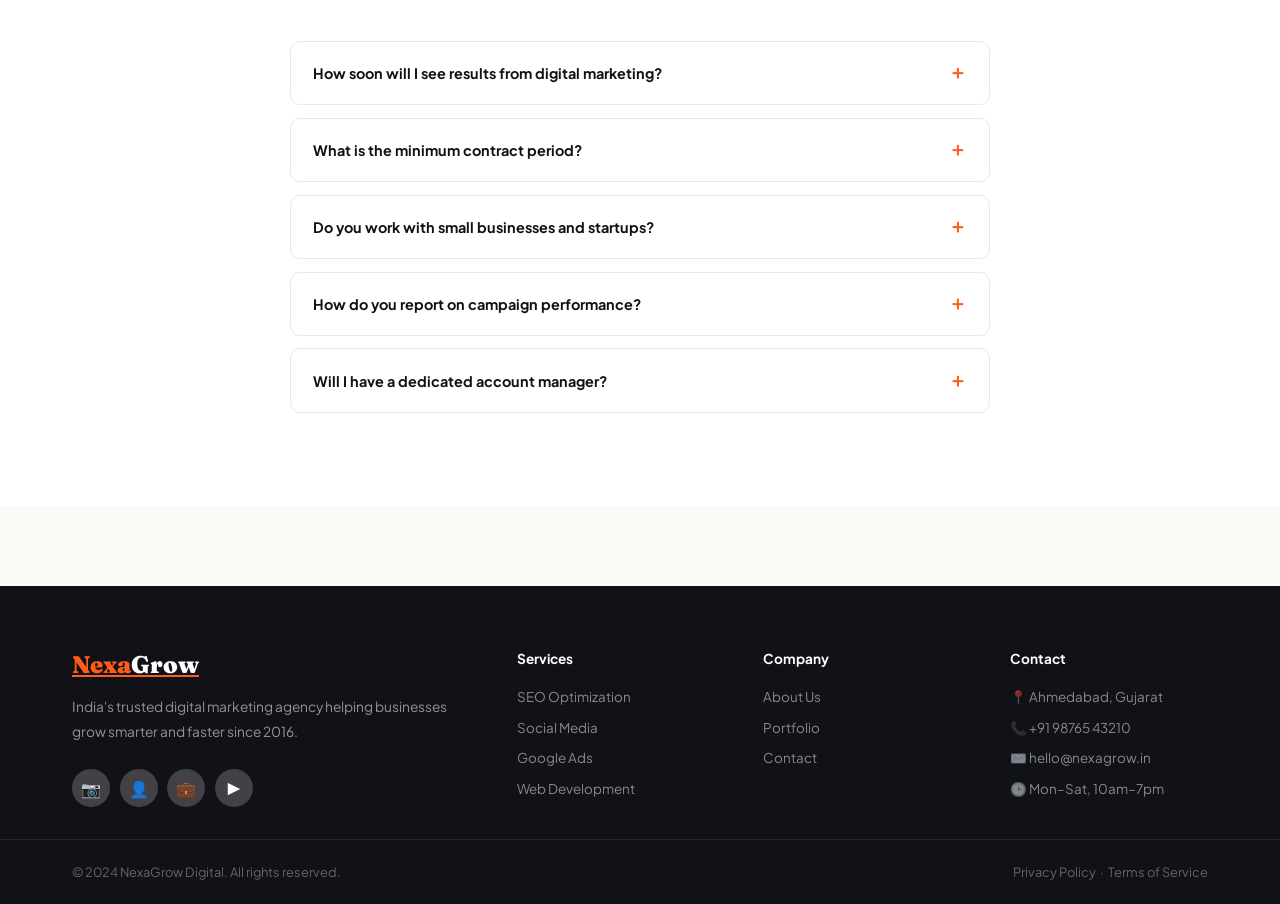
<file: nexagrow/contact.html>
<!DOCTYPE html>
<html lang="en">
<head>
<meta charset="UTF-8">
<meta name="viewport" content="width=device-width, initial-scale=1.0">
<title>NexaGrow – Contact Us</title>
<link rel="stylesheet" href="../nexagrow/style.css">
<style>
/* ── PAGE-SPECIFIC: CONTACT ── */
.contact-layout { display:grid; grid-template-columns:1fr 1.4fr; gap:2.5rem; align-items:start; }
.info-card { background:var(--orange); border-radius:var(--radius); padding:2.5rem; color:#fff; }
.info-card h3 { font-family:'Fraunces',serif; font-size:1.8rem; font-weight:900; margin-bottom:.7rem; }
.info-card > p { opacity:.85; line-height:1.75; margin-bottom:2rem; font-size:.92rem; }
.cinfo-item { display:flex; gap:1rem; align-items:flex-start; margin-bottom:1.5rem; }
.cinfo-icon { width:42px; height:42px; background:rgba(255,255,255,.2); border-radius:10px; display:flex; align-items:center; justify-content:center; font-size:1.2rem; flex-shrink:0; }
.cinfo-text strong { display:block; font-size:.9rem; font-weight:700; margin-bottom:.2rem; }
.cinfo-text span { font-size:.83rem; opacity:.82; line-height:1.5; display:block; }
.wa-btn { display:flex; align-items:center; gap:.8rem; background:#25D366; color:#fff; padding:1rem 1.4rem; border-radius:var(--radius-sm); text-decoration:none; font-weight:700; font-size:.95rem; margin-top:2rem; transition:.2s; }
.wa-btn:hover { background:#1db954; transform:scale(1.02); }
.map-box { background:var(--white); border:1px solid var(--border); border-radius:var(--radius); overflow:hidden; height:200px; display:flex; align-items:center; justify-content:center; flex-direction:column; gap:.5rem; position:relative; margin-top:1.5rem; }
.map-grid-bg { position:absolute; inset:0; background-image:linear-gradient(var(--border) 1px,transparent 1px),linear-gradient(90deg,var(--border) 1px,transparent 1px); background-size:28px 28px; }
.map-pin { position:relative; z-index:1; text-align:center; }
.faq-item { background:var(--white); border:1px solid var(--border); border-radius:var(--radius-sm); margin-bottom:.8rem; overflow:hidden; }
.faq-q { padding:1.1rem 1.4rem; font-weight:700; font-size:.9rem; cursor:pointer; display:flex; justify-content:space-between; align-items:center; user-select:none; }
.faq-q::after { content:'＋'; color:var(--orange); font-size:1.2rem; transition:.3s; }
.faq-item.open .faq-q::after { transform:rotate(45deg); }
.faq-a { padding:0 1.4rem; max-height:0; overflow:hidden; transition:.3s ease; font-size:.87rem; color:var(--muted); line-height:1.7; }
.faq-item.open .faq-a { max-height:200px; padding:0 1.4rem 1.1rem; }
@media(max-width:900px){ .contact-layout{ grid-template-columns:1fr; } }
</style>
</head>
<body>

<a href="https://wa.me/919876543210" class="wa-float" target="_blank">
  <svg width="28" height="28" viewBox="0 0 24 24" fill="white"><path d="M17.472 14.382c-.297-.149-1.758-.867-2.03-.967-.273-.099-.471-.148-.67.15-.197.297-.767.966-.94 1.164-.173.199-.347.223-.644.075-.297-.15-1.255-.463-2.39-1.475-.883-.788-1.48-1.761-1.653-2.059-.173-.297-.018-.458.13-.606.134-.133.298-.347.446-.52.149-.174.198-.298.298-.497.099-.198.05-.371-.025-.52-.075-.149-.669-1.612-.916-2.207-.242-.579-.487-.5-.669-.51-.173-.008-.371-.01-.57-.01-.198 0-.52.074-.792.372-.272.297-1.04 1.016-1.04 2.479 0 1.462 1.065 2.875 1.213 3.074.149.198 2.096 3.2 5.077 4.487.709.306 1.262.489 1.694.625.712.227 1.36.195 1.871.118.571-.085 1.758-.719 2.006-1.413.248-.694.248-1.289.173-1.413-.074-.124-.272-.198-.57-.347m-5.421 7.403h-.004a9.87 9.87 0 01-5.031-1.378l-.361-.214-3.741.982.998-3.648-.235-.374a9.86 9.86 0 01-1.51-5.26c.001-5.45 4.436-9.884 9.888-9.884 2.64 0 5.122 1.03 6.988 2.898a9.825 9.825 0 012.893 6.994c-.003 5.45-4.437 9.884-9.885 9.884m8.413-18.297A11.815 11.815 0 0012.05 0C5.495 0 .16 5.335.157 11.892c0 2.096.547 4.142 1.588 5.945L.057 24l6.305-1.654a11.882 11.882 0 005.683 1.448h.005c6.554 0 11.89-5.335 11.893-11.893a11.821 11.821 0 00-3.48-8.413z"/></svg>
</a>

<nav>
  <div class="nav-inner">
    <a href="index.html" class="logo">Nexa<span>Grow</span></a>
    <ul class="nav-links" id="navLinks">
      <li><a href="index.html">Home</a></li>
      <li><a href="about.html">About</a></li>
      <li><a href="services.html">Services</a></li>
      <li><a href="portfolio.html">Portfolio</a></li>
      <li><a href="contact.html" class="active">Contact</a></li>
    </ul>
    <a href="contact.html" class="nav-cta">Free Consultation</a>
    <div class="hamburger" onclick="toggleMenu()"><span></span><span></span><span></span></div>
  </div>
</nav>

<div class="marquee-strip">
  <marquee scrollamount="4">📞 +91 98765 43210 &nbsp;·&nbsp; ✉️ hello@nexagrow.in &nbsp;·&nbsp; 📍 Satellite, Ahmedabad &nbsp;·&nbsp; 🕒 Mon–Sat 10am–7pm &nbsp;·&nbsp; 💬 WhatsApp for Instant Reply &nbsp;·&nbsp; Free Consultation Available</marquee>
</div>

<!-- HEADER -->
<div class="section" style="padding-bottom:1rem">
  <div class="section-header center">
    <div class="tag tag-orange">Get In Touch</div>
    <h2 class="section-title">Let's Start Your <em>Growth Journey</em></h2>
    <p class="section-sub" style="margin:0 auto">Fill out the form and we'll get back to you within 24 hours — guaranteed.</p>
  </div>
</div>

<!-- CONTACT GRID -->
<div class="section" style="padding-top:0">
  <div class="contact-layout">

    <!-- LEFT: INFO -->
    <div>
      <div class="info-card reveal">
        <h3>Ready to Grow? Let's Talk.</h3>
        <p>Our team is ready to craft a custom digital marketing strategy for your business. No pressure, no commitment — just honest advice.</p>
        <div class="cinfo-item">
          <div class="cinfo-icon">📞</div>
          <div class="cinfo-text"><strong>Phone</strong><span>+91 98765 43210</span><span>+91 76543 21098</span></div>
        </div>
        <div class="cinfo-item">
          <div class="cinfo-icon">✉️</div>
          <div class="cinfo-text"><strong>Email</strong><span>hello@nexagrow.in</span><span>support@nexagrow.in</span></div>
        </div>
        <div class="cinfo-item">
          <div class="cinfo-icon">📍</div>
          <div class="cinfo-text"><strong>Office Address</strong><span>401, Zion Prime, Nr. Shyamal Cross Road,<br>Satellite, Ahmedabad – 380015</span></div>
        </div>
        <div class="cinfo-item">
          <div class="cinfo-icon">🕒</div>
          <div class="cinfo-text"><strong>Business Hours</strong><span>Monday – Saturday: 10:00 AM – 7:00 PM</span><span>Sunday: Closed</span></div>
        </div>
        <div class="social-row">
          <div class="social-btn">📷</div>
          <div class="social-btn">👤</div>
          <div class="social-btn">💼</div>
          <div class="social-btn">▶️</div>
          <div class="social-btn">🐦</div>
        </div>
      </div>

      <!-- MAP -->
      <div class="map-box reveal">
        <div class="map-grid-bg"></div>
        <div class="map-pin">
          <div style="font-size:2.2rem;margin-bottom:.3rem">📍</div>
          <div style="font-weight:700;color:var(--ink);font-size:.95rem">NexaGrow Digital</div>
          <div style="font-size:.82rem;color:var(--muted);margin:.2rem 0">Satellite, Ahmedabad – 380015</div>
          <a href="https://maps.google.com" target="_blank" style="color:var(--orange);font-size:.82rem;font-weight:700">Open in Google Maps →</a>
        </div>
      </div>

      <!-- WHATSAPP -->
      <a href="https://wa.me/919876543210" target="_blank" class="wa-btn reveal">
        <svg width="22" height="22" viewBox="0 0 24 24" fill="white"><path d="M17.472 14.382c-.297-.149-1.758-.867-2.03-.967-.273-.099-.471-.148-.67.15-.197.297-.767.966-.94 1.164-.173.199-.347.223-.644.075-.297-.15-1.255-.463-2.39-1.475-.883-.788-1.48-1.761-1.653-2.059-.173-.297-.018-.458.13-.606.134-.133.298-.347.446-.52.149-.174.198-.298.298-.497.099-.198.05-.371-.025-.52-.075-.149-.669-1.612-.916-2.207-.242-.579-.487-.5-.669-.51-.173-.008-.371-.01-.57-.01-.198 0-.52.074-.792.372-.272.297-1.04 1.016-1.04 2.479 0 1.462 1.065 2.875 1.213 3.074.149.198 2.096 3.2 5.077 4.487.709.306 1.262.489 1.694.625.712.227 1.36.195 1.871.118.571-.085 1.758-.719 2.006-1.413.248-.694.248-1.289.173-1.413-.074-.124-.272-.198-.57-.347m-5.421 7.403h-.004a9.87 9.87 0 01-5.031-1.378l-.361-.214-3.741.982.998-3.648-.235-.374a9.86 9.86 0 01-1.51-5.26c.001-5.45 4.436-9.884 9.888-9.884 2.64 0 5.122 1.03 6.988 2.898a9.825 9.825 0 012.893 6.994c-.003 5.45-4.437 9.884-9.885 9.884m8.413-18.297A11.815 11.815 0 0012.05 0C5.495 0 .16 5.335.157 11.892c0 2.096.547 4.142 1.588 5.945L.057 24l6.305-1.654a11.882 11.882 0 005.683 1.448h.005c6.554 0 11.89-5.335 11.893-11.893a11.821 11.821 0 00-3.48-8.413z"/></svg>
        💬 Chat on WhatsApp — We Reply Instantly!
      </a>
    </div>

    <!-- RIGHT: FORM -->
    <div class="form-card reveal">
      <h3 style="font-size:1.2rem;font-weight:700;margin-bottom:.4rem">Send Us a Message</h3>
      <p style="color:var(--muted);font-size:.85rem;margin-bottom:1.5rem">We respond within 24 hours on business days.</p>
      <div class="form-row">
        <div class="form-group"><label>Your Name *</label><input type="text" placeholder="Rahul Sharma" id="ct-name"></div>
        <div class="form-group"><label>Business Name *</label><input type="text" placeholder="Your Company" id="ct-biz"></div>
      </div>
      <div class="form-row">
        <div class="form-group"><label>Phone *</label><input type="tel" placeholder="+91 98765 43210" id="ct-phone"></div>
        <div class="form-group"><label>Email</label><input type="email" placeholder="you@company.com" id="ct-email"></div>
      </div>
      <div class="form-row">
        <div class="form-group">
          <label>Service Interested In</label>
          <select id="ct-service">
            <option value="">Select...</option>
            <option>SEO Optimization</option>
            <option>Social Media Marketing</option>
            <option>Google / Meta Ads</option>
            <option>Website Development</option>
            <option>Content Writing</option>
            <option>Full Digital Marketing</option>
          </select>
        </div>
        <div class="form-group">
          <label>Budget Range</label>
          <select id="ct-budget">
            <option value="">Select...</option>
            <option>Under ₹10,000/mo</option>
            <option>₹10K – ₹25K/mo</option>
            <option>₹25K – ₹50K/mo</option>
            <option>₹50K+/mo</option>
          </select>
        </div>
      </div>
      <div class="form-group full">
        <label>Your Message *</label>
        <textarea placeholder="Tell us about your project, goals & timeline..." id="ct-msg"></textarea>
      </div>
      <button class="submit-btn" onclick="submitForm('ct')">📩 Send My Enquiry</button>
      <div class="success-msg" id="ct-success">✅ Message sent! Our team will contact you within 24 hours.</div>
    </div>
  </div>
</div>

<!-- FAQ -->
<div class="bg-white bg-section">
  <div class="section">
    <div class="section-header center">
      <div class="tag tag-blue">FAQ</div>
      <h2 class="section-title">Frequently Asked <em>Questions</em></h2>
    </div>
    <div style="max-width:700px;margin:0 auto">
      <div class="faq-item reveal"><div class="faq-q" onclick="toggleFaq(this)">How soon will I see results from digital marketing?</div><div class="faq-a">SEO typically shows results in 3-6 months, while paid ads can generate leads from day one. Social media growth usually takes 2-4 months to build momentum. We set realistic timelines during our free consultation.</div></div>
      <div class="faq-item reveal"><div class="faq-q" onclick="toggleFaq(this)">What is the minimum contract period?</div><div class="faq-a">We recommend a minimum of 3 months for meaningful results, but we don't lock you into long contracts. Our monthly plans are flexible, and most clients stay long-term because they see results.</div></div>
      <div class="faq-item reveal"><div class="faq-q" onclick="toggleFaq(this)">Do you work with small businesses and startups?</div><div class="faq-a">Absolutely! We have packages starting from ₹15,000/month and work with businesses of all sizes — from solo founders to large enterprises. We tailor our strategy to your specific budget and goals.</div></div>
      <div class="faq-item reveal"><div class="faq-q" onclick="toggleFaq(this)">How do you report on campaign performance?</div><div class="faq-a">We provide weekly or monthly reports depending on your plan, covering key metrics like traffic, leads, conversions, ROAS, and revenue impact. Growth plan clients get access to a real-time dashboard.</div></div>
      <div class="faq-item reveal"><div class="faq-q" onclick="toggleFaq(this)">Will I have a dedicated account manager?</div><div class="faq-a">Growth and Enterprise plan clients get a dedicated account manager as their single point of contact. Starter plan clients have access to our team via email and scheduled calls.</div></div>
    </div>
  </div>
</div>

<footer>
  <div class="footer-top">
    <div class="footer-brand">
      <a href="index.html" class="footer-logo">Nexa<span>Grow</span></a>
      <p>India's trusted digital marketing agency helping businesses grow smarter and faster since 2016.</p>
      <div class="social-row" style="margin-top:1.5rem"><div class="social-btn">📷</div><div class="social-btn">👤</div><div class="social-btn">💼</div><div class="social-btn">▶️</div></div>
    </div>
    <div class="footer-col"><h5>Services</h5><ul><li><a href="services.html">SEO Optimization</a></li><li><a href="services.html">Social Media</a></li><li><a href="services.html">Google Ads</a></li><li><a href="services.html">Web Development</a></li></ul></div>
    <div class="footer-col"><h5>Company</h5><ul><li><a href="about.html">About Us</a></li><li><a href="portfolio.html">Portfolio</a></li><li><a href="contact.html">Contact</a></li></ul></div>
    <div class="footer-col"><h5>Contact</h5><ul><li><a>📍 Ahmedabad, Gujarat</a></li><li><a>📞 +91 98765 43210</a></li><li><a>✉️ hello@nexagrow.in</a></li><li><a>🕒 Mon–Sat, 10am–7pm</a></li></ul></div>
  </div>
  <div class="footer-bottom"><div class="footer-bottom-inner"><p>© 2024 NexaGrow Digital. All rights reserved.</p><p>Privacy Policy &nbsp;·&nbsp; Terms of Service</p></div></div>
</footer>

<script src="../nexagrow/main.js"></script>
<script>
function toggleFaq(el) {
  const item = el.parentElement;
  item.classList.toggle('open');
}
</script>
</body>
</html>
</file>
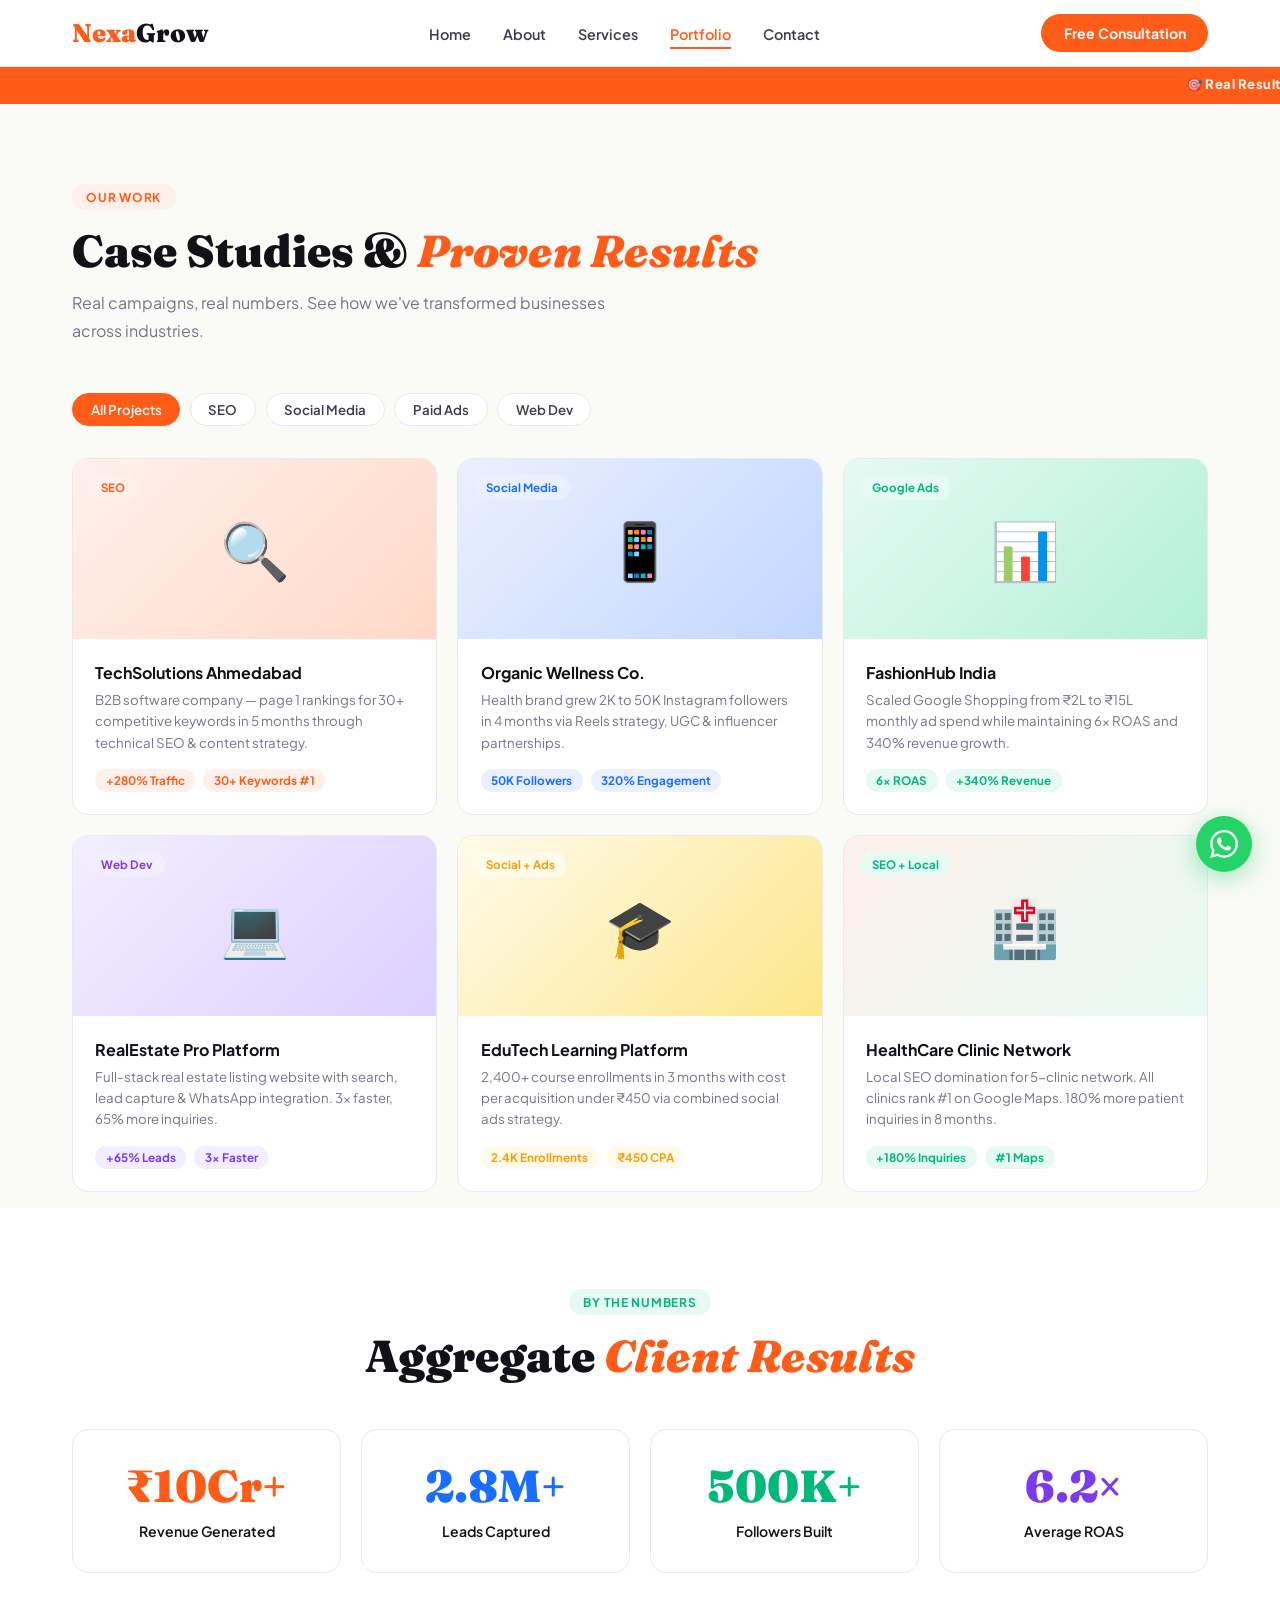
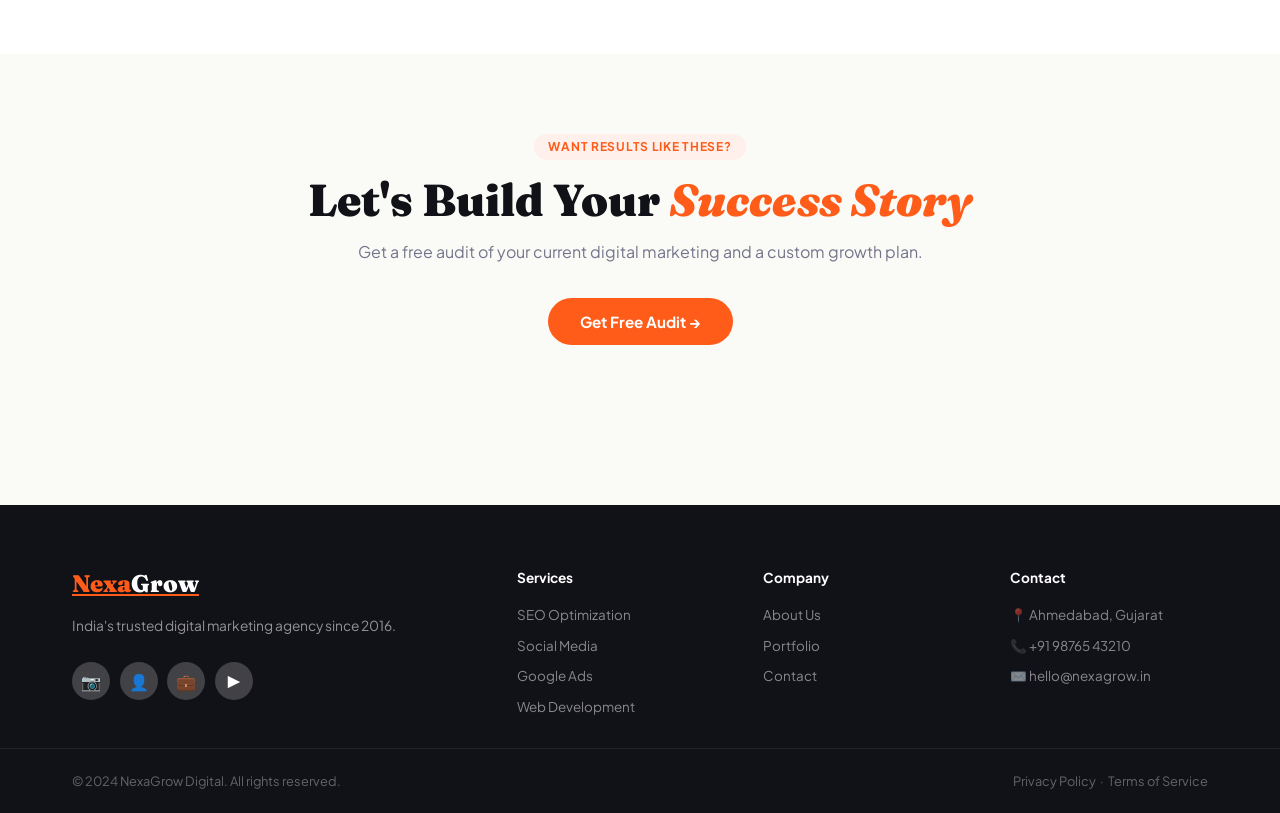
<file: nexagrow/portfolio.html>
<!DOCTYPE html>
<html lang="en">
<head>
<meta charset="UTF-8">
<meta name="viewport" content="width=device-width, initial-scale=1.0">
<title>NexaGrow – Portfolio</title>
<link rel="stylesheet" href="../nexagrow/style.css">
</head>
<body>

<a href="https://wa.me/919876543210" class="wa-float" target="_blank">
  <svg width="28" height="28" viewBox="0 0 24 24" fill="white"><path d="M17.472 14.382c-.297-.149-1.758-.867-2.03-.967-.273-.099-.471-.148-.67.15-.197.297-.767.966-.94 1.164-.173.199-.347.223-.644.075-.297-.15-1.255-.463-2.39-1.475-.883-.788-1.48-1.761-1.653-2.059-.173-.297-.018-.458.13-.606.134-.133.298-.347.446-.52.149-.174.198-.298.298-.497.099-.198.05-.371-.025-.52-.075-.149-.669-1.612-.916-2.207-.242-.579-.487-.5-.669-.51-.173-.008-.371-.01-.57-.01-.198 0-.52.074-.792.372-.272.297-1.04 1.016-1.04 2.479 0 1.462 1.065 2.875 1.213 3.074.149.198 2.096 3.2 5.077 4.487.709.306 1.262.489 1.694.625.712.227 1.36.195 1.871.118.571-.085 1.758-.719 2.006-1.413.248-.694.248-1.289.173-1.413-.074-.124-.272-.198-.57-.347m-5.421 7.403h-.004a9.87 9.87 0 01-5.031-1.378l-.361-.214-3.741.982.998-3.648-.235-.374a9.86 9.86 0 01-1.51-5.26c.001-5.45 4.436-9.884 9.888-9.884 2.64 0 5.122 1.03 6.988 2.898a9.825 9.825 0 012.893 6.994c-.003 5.45-4.437 9.884-9.885 9.884m8.413-18.297A11.815 11.815 0 0012.05 0C5.495 0 .16 5.335.157 11.892c0 2.096.547 4.142 1.588 5.945L.057 24l6.305-1.654a11.882 11.882 0 005.683 1.448h.005c6.554 0 11.89-5.335 11.893-11.893a11.821 11.821 0 00-3.48-8.413z"/></svg>
</a>

<nav>
  <div class="nav-inner">
    <a href="index.html" class="logo">Nexa<span>Grow</span></a>
    <ul class="nav-links" id="navLinks">
      <li><a href="index.html">Home</a></li>
      <li><a href="about.html">About</a></li>
      <li><a href="services.html">Services</a></li>
      <li><a href="portfolio.html" class="active">Portfolio</a></li>
      <li><a href="contact.html">Contact</a></li>
    </ul>
    <a href="contact.html" class="nav-cta">Free Consultation</a>
    <div class="hamburger" onclick="toggleMenu()"><span></span><span></span><span></span></div>
  </div>
</nav>

<div class="marquee-strip">
  <marquee scrollamount="5">🎯 Real Results for Real Businesses &nbsp;·&nbsp; +284% Traffic Growth &nbsp;·&nbsp; ₹10Cr+ Revenue Generated &nbsp;·&nbsp; 50K+ Followers Built &nbsp;·&nbsp; 200+ Projects Delivered &nbsp;·&nbsp; E-Commerce · Healthcare · Real Estate · Education · Fashion · Tech</marquee>
</div>

<!-- HEADER -->
<div class="section" style="padding-bottom:1rem">
  <div class="section-header">
    <div class="tag tag-orange">Our Work</div>
    <h2 class="section-title">Case Studies & <em>Proven Results</em></h2>
    <p class="section-sub">Real campaigns, real numbers. See how we've transformed businesses across industries.</p>
  </div>
  <div class="filter-row">
    <button class="fbtn active" onclick="filterPort(this,'all')">All Projects</button>
    <button class="fbtn" onclick="filterPort(this,'seo')">SEO</button>
    <button class="fbtn" onclick="filterPort(this,'social')">Social Media</button>
    <button class="fbtn" onclick="filterPort(this,'ads')">Paid Ads</button>
    <button class="fbtn" onclick="filterPort(this,'web')">Web Dev</button>
  </div>
  <div class="card-grid-3" id="portGrid">
    <div class="port-card reveal" data-cat="seo">
      <div class="port-thumb" style="background:linear-gradient(135deg,var(--orange-light),var(--orange-mid))">
        <span class="port-label" style="background:var(--orange-light);color:var(--orange)">SEO</span>
        <div class="port-thumb-inner">🔍</div>
      </div>
      <div class="port-body">
        <h3>TechSolutions Ahmedabad</h3>
        <p>B2B software company — page 1 rankings for 30+ competitive keywords in 5 months through technical SEO & content strategy.</p>
        <div class="port-metrics">
          <span class="metric-pill" style="background:var(--orange-light);color:var(--orange)">+280% Traffic</span>
          <span class="metric-pill" style="background:var(--orange-light);color:var(--orange)">30+ Keywords #1</span>
        </div>
      </div>
    </div>
    <div class="port-card reveal" data-cat="social">
      <div class="port-thumb" style="background:linear-gradient(135deg,var(--blue-light),var(--blue-mid))">
        <span class="port-label" style="background:var(--blue-light);color:var(--blue)">Social Media</span>
        <div class="port-thumb-inner">📱</div>
      </div>
      <div class="port-body">
        <h3>Organic Wellness Co.</h3>
        <p>Health brand grew 2K to 50K Instagram followers in 4 months via Reels strategy, UGC & influencer partnerships.</p>
        <div class="port-metrics">
          <span class="metric-pill" style="background:var(--blue-light);color:var(--blue)">50K Followers</span>
          <span class="metric-pill" style="background:var(--blue-light);color:var(--blue)">320% Engagement</span>
        </div>
      </div>
    </div>
    <div class="port-card reveal" data-cat="ads">
      <div class="port-thumb" style="background:linear-gradient(135deg,var(--green-light),var(--green-mid))">
        <span class="port-label" style="background:var(--green-light);color:var(--green)">Google Ads</span>
        <div class="port-thumb-inner">📊</div>
      </div>
      <div class="port-body">
        <h3>FashionHub India</h3>
        <p>Scaled Google Shopping from ₹2L to ₹15L monthly ad spend while maintaining 6x ROAS and 340% revenue growth.</p>
        <div class="port-metrics">
          <span class="metric-pill" style="background:var(--green-light);color:var(--green)">6x ROAS</span>
          <span class="metric-pill" style="background:var(--green-light);color:var(--green)">+340% Revenue</span>
        </div>
      </div>
    </div>
    <div class="port-card reveal" data-cat="web">
      <div class="port-thumb" style="background:linear-gradient(135deg,var(--purple-light),#DDD0FF)">
        <span class="port-label" style="background:var(--purple-light);color:var(--purple)">Web Dev</span>
        <div class="port-thumb-inner">💻</div>
      </div>
      <div class="port-body">
        <h3>RealEstate Pro Platform</h3>
        <p>Full-stack real estate listing website with search, lead capture & WhatsApp integration. 3× faster, 65% more inquiries.</p>
        <div class="port-metrics">
          <span class="metric-pill" style="background:var(--purple-light);color:var(--purple)">+65% Leads</span>
          <span class="metric-pill" style="background:var(--purple-light);color:var(--purple)">3× Faster</span>
        </div>
      </div>
    </div>
    <div class="port-card reveal" data-cat="social ads">
      <div class="port-thumb" style="background:linear-gradient(135deg,var(--yellow-light),#FDE68A)">
        <span class="port-label" style="background:var(--yellow-light);color:var(--yellow)">Social + Ads</span>
        <div class="port-thumb-inner">🎓</div>
      </div>
      <div class="port-body">
        <h3>EduTech Learning Platform</h3>
        <p>2,400+ course enrollments in 3 months with cost per acquisition under ₹450 via combined social ads strategy.</p>
        <div class="port-metrics">
          <span class="metric-pill" style="background:var(--yellow-light);color:var(--yellow)">2.4K Enrollments</span>
          <span class="metric-pill" style="background:var(--yellow-light);color:var(--yellow)">₹450 CPA</span>
        </div>
      </div>
    </div>
    <div class="port-card reveal" data-cat="seo">
      <div class="port-thumb" style="background:linear-gradient(135deg,var(--orange-light),var(--green-light))">
        <span class="port-label" style="background:var(--green-light);color:var(--green)">SEO + Local</span>
        <div class="port-thumb-inner">🏥</div>
      </div>
      <div class="port-body">
        <h3>HealthCare Clinic Network</h3>
        <p>Local SEO domination for 5-clinic network. All clinics rank #1 on Google Maps. 180% more patient inquiries in 8 months.</p>
        <div class="port-metrics">
          <span class="metric-pill" style="background:var(--green-light);color:var(--green)">+180% Inquiries</span>
          <span class="metric-pill" style="background:var(--green-light);color:var(--green)">#1 Maps</span>
        </div>
      </div>
    </div>
  </div>
</div>

<!-- AGGREGATE RESULTS -->
<div class="bg-white bg-section">
  <div class="section">
    <div class="section-header center">
      <div class="tag tag-green">By the Numbers</div>
      <h2 class="section-title">Aggregate <em>Client Results</em></h2>
    </div>
    <div class="card-grid-4">
      <div class="card reveal" style="text-align:center"><div style="font-family:'Fraunces',serif;font-size:2.8rem;font-weight:900;color:var(--orange)">₹10Cr+</div><p style="font-weight:600;color:var(--ink);margin-top:.4rem">Revenue Generated</p></div>
      <div class="card reveal" style="text-align:center"><div style="font-family:'Fraunces',serif;font-size:2.8rem;font-weight:900;color:var(--blue)">2.8M+</div><p style="font-weight:600;color:var(--ink);margin-top:.4rem">Leads Captured</p></div>
      <div class="card reveal" style="text-align:center"><div style="font-family:'Fraunces',serif;font-size:2.8rem;font-weight:900;color:var(--green)">500K+</div><p style="font-weight:600;color:var(--ink);margin-top:.4rem">Followers Built</p></div>
      <div class="card reveal" style="text-align:center"><div style="font-family:'Fraunces',serif;font-size:2.8rem;font-weight:900;color:var(--purple)">6.2×</div><p style="font-weight:600;color:var(--ink);margin-top:.4rem">Average ROAS</p></div>
    </div>
  </div>
</div>

<!-- CTA -->
<div class="section" style="text-align:center">
  <div class="tag tag-orange">Want Results Like These?</div>
  <h2 class="section-title">Let's Build Your <em>Success Story</em></h2>
  <p class="section-sub" style="margin:.8rem auto 2rem">Get a free audit of your current digital marketing and a custom growth plan.</p>
  <a href="contact.html" class="btn-primary">Get Free Audit →</a>
</div>

<footer>
  <div class="footer-top">
    <div class="footer-brand">
      <a href="index.html" class="footer-logo">Nexa<span>Grow</span></a>
      <p>India's trusted digital marketing agency since 2016.</p>
      <div class="social-row" style="margin-top:1.5rem"><div class="social-btn">📷</div><div class="social-btn">👤</div><div class="social-btn">💼</div><div class="social-btn">▶️</div></div>
    </div>
    <div class="footer-col"><h5>Services</h5><ul><li><a href="services.html">SEO Optimization</a></li><li><a href="services.html">Social Media</a></li><li><a href="services.html">Google Ads</a></li><li><a href="services.html">Web Development</a></li></ul></div>
    <div class="footer-col"><h5>Company</h5><ul><li><a href="about.html">About Us</a></li><li><a href="portfolio.html">Portfolio</a></li><li><a href="contact.html">Contact</a></li></ul></div>
    <div class="footer-col"><h5>Contact</h5><ul><li><a>📍 Ahmedabad, Gujarat</a></li><li><a>📞 +91 98765 43210</a></li><li><a>✉️ hello@nexagrow.in</a></li></ul></div>
  </div>
  <div class="footer-bottom"><div class="footer-bottom-inner"><p>© 2024 NexaGrow Digital. All rights reserved.</p><p>Privacy Policy &nbsp;·&nbsp; Terms of Service</p></div></div>
</footer>

<script src="../nexagrow/main.js"></script>
</body>
</html>
</file>
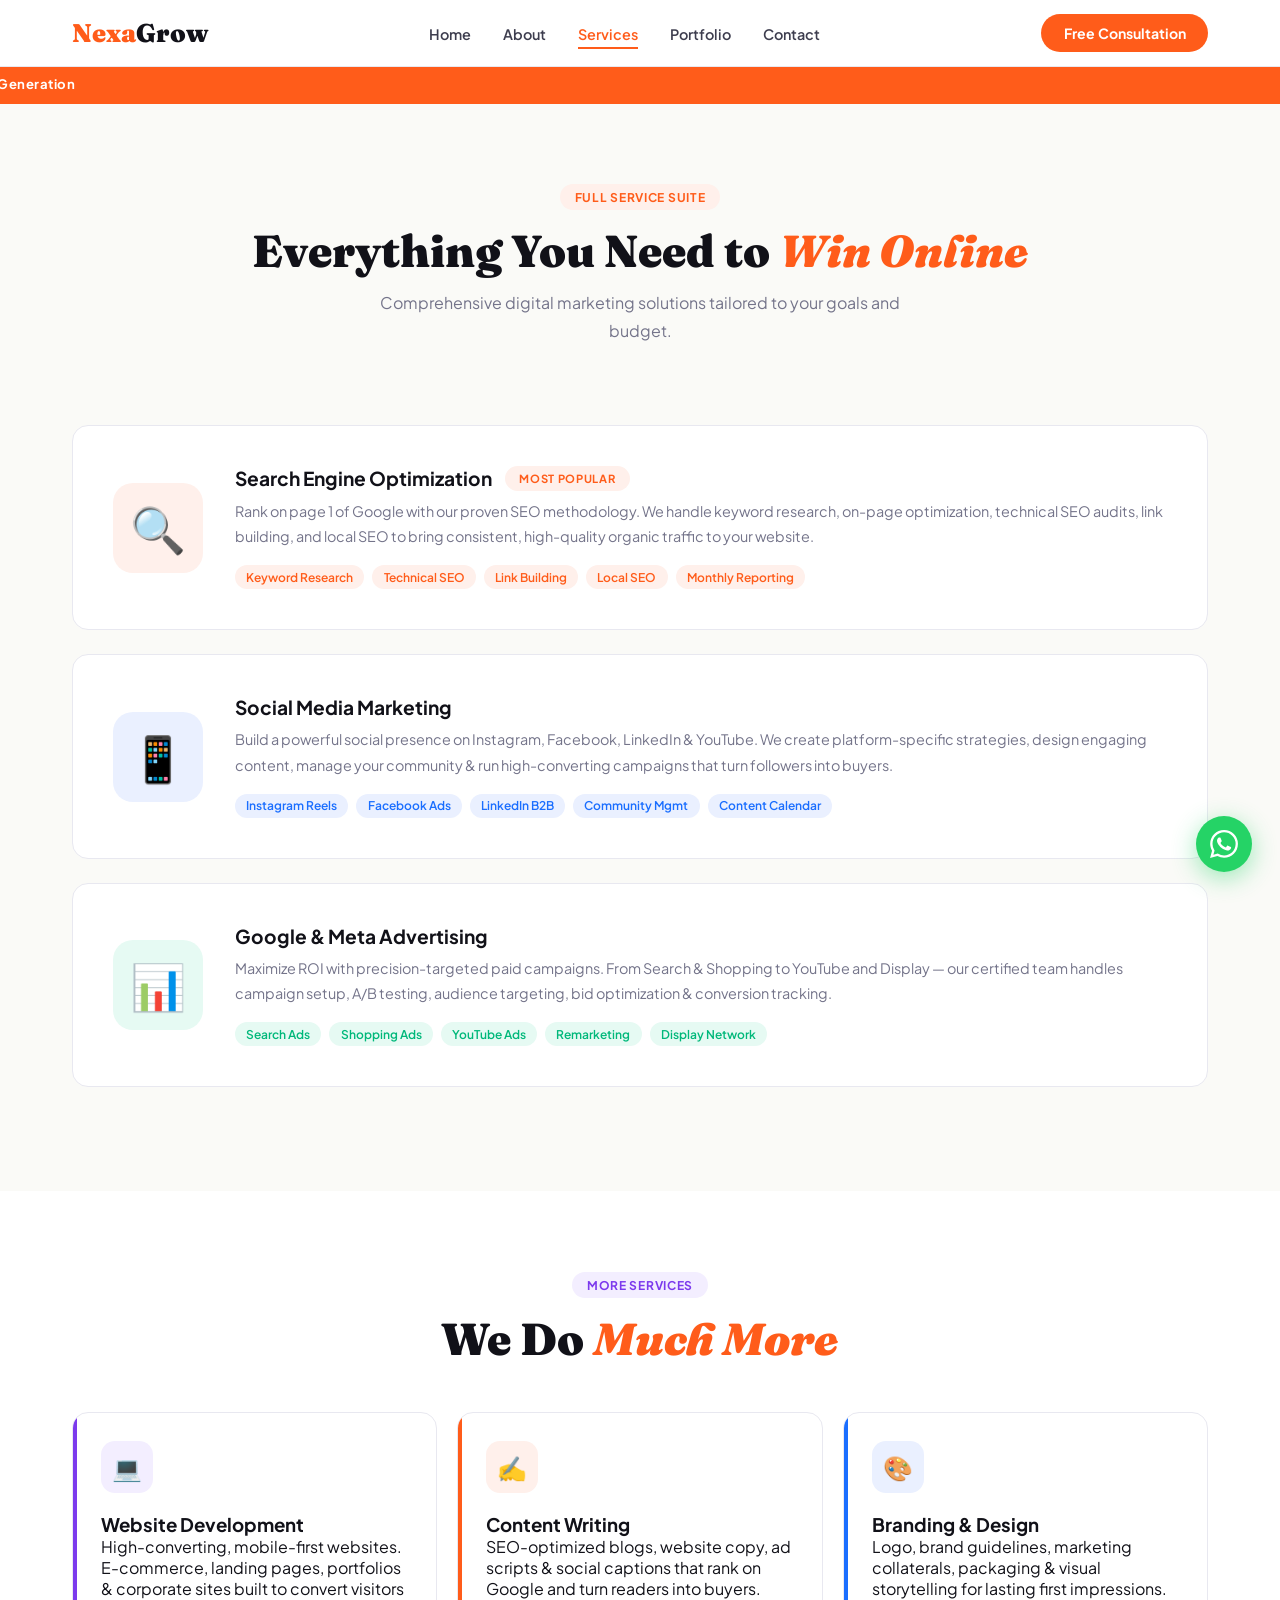
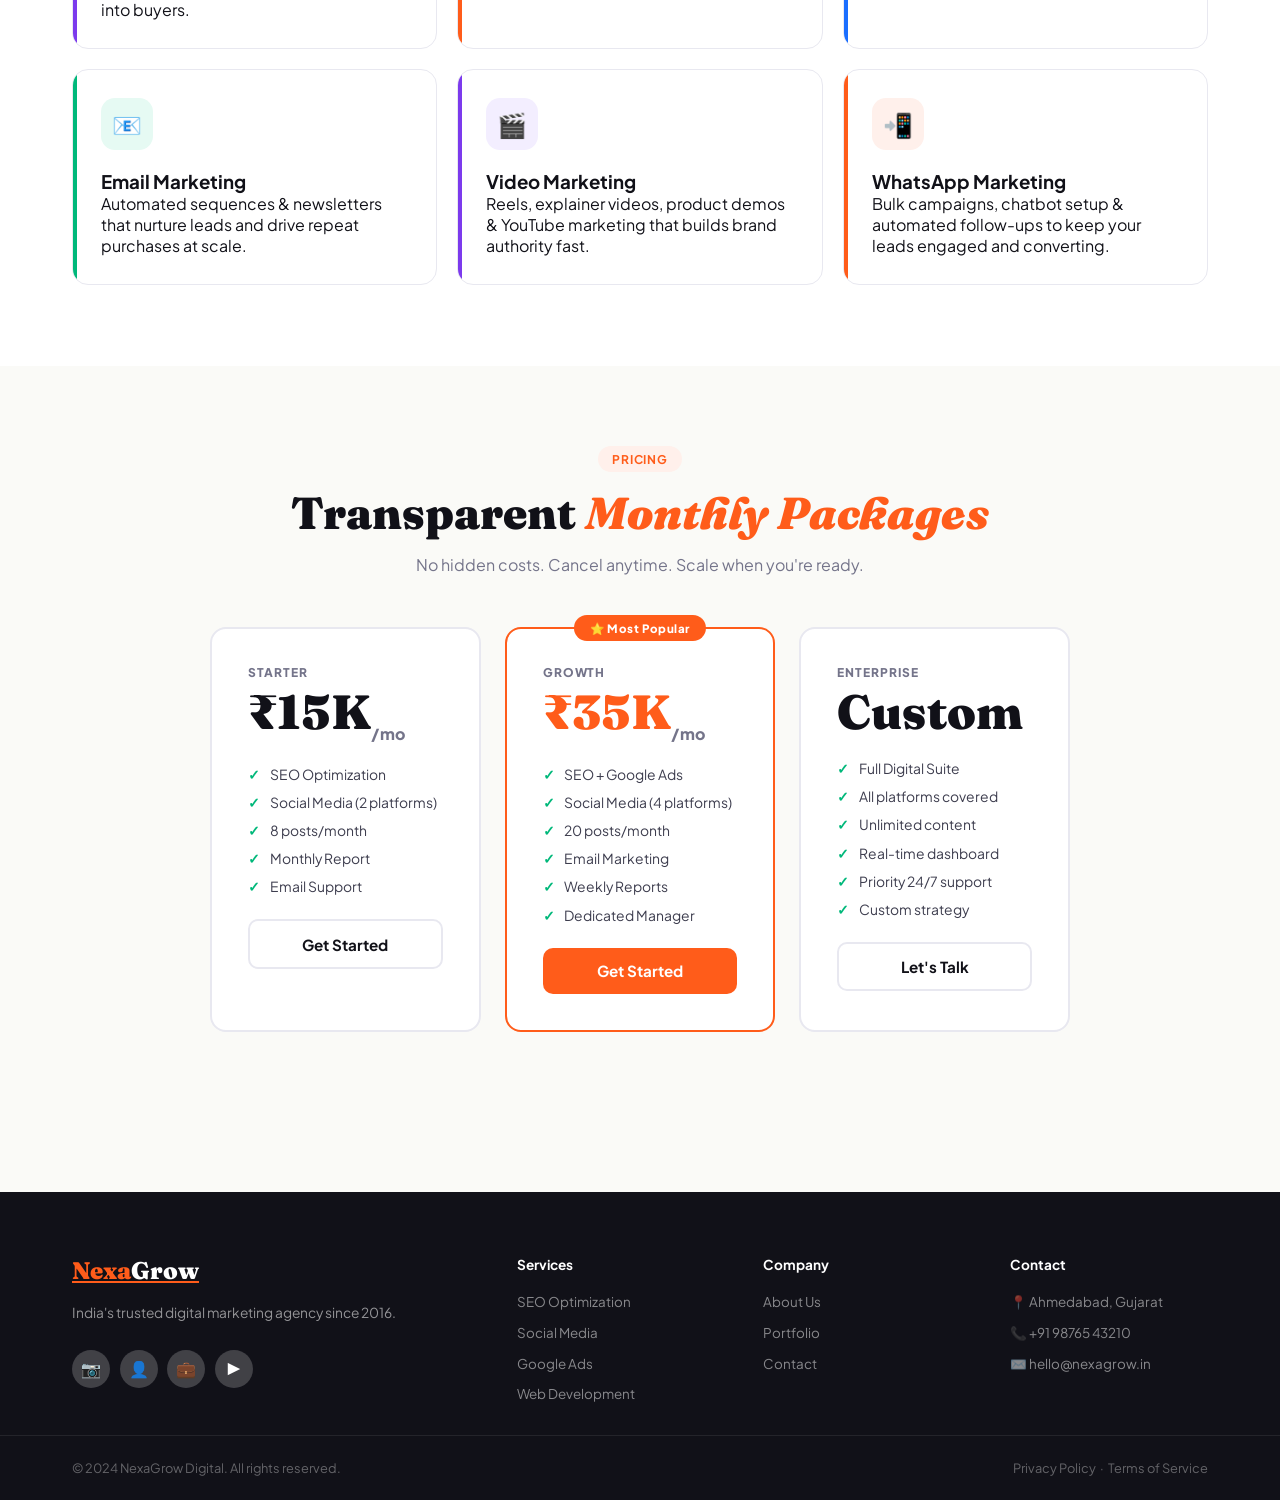
<file: nexagrow/services.html>
<!DOCTYPE html>
<html lang="en">
<head>
<meta charset="UTF-8">
<meta name="viewport" content="width=device-width, initial-scale=1.0">
<title>NexaGrow – Services</title>
<link rel="stylesheet" href="../nexagrow/style.css">
<style>
/* ── PAGE-SPECIFIC: SERVICES ── */
.service-row { background:var(--white); border:1px solid var(--border); border-radius:var(--radius); padding:2.5rem; display:grid; grid-template-columns:auto 1fr; gap:2rem; align-items:center; transition:.25s; margin-bottom:1.5rem; }
.service-row:hover { box-shadow:var(--shadow-lg); transform:translateY(-3px); }
.service-row-icon { width:90px; height:90px; border-radius:20px; display:flex; align-items:center; justify-content:center; font-size:2.8rem; flex-shrink:0; }
.service-row h3 { font-size:1.2rem; font-weight:700; margin-bottom:.5rem; display:flex; align-items:center; gap:.8rem; }
.service-row p { color:var(--muted); font-size:.9rem; line-height:1.75; margin-bottom:1rem; }
.tag-pills { display:flex; gap:.5rem; flex-wrap:wrap; }
.tag-pill { font-size:.75rem; font-weight:600; padding:.28rem .7rem; border-radius:50px; }
.pricing-grid { display:grid; grid-template-columns:repeat(3,1fr); gap:1.5rem; max-width:860px; margin:0 auto; }
@media(max-width:800px){ .service-row{ grid-template-columns:1fr; } .pricing-grid{ grid-template-columns:1fr; } }
</style>
</head>
<body>

<a href="https://wa.me/919876543210" class="wa-float" target="_blank">
  <svg width="28" height="28" viewBox="0 0 24 24" fill="white"><path d="M17.472 14.382c-.297-.149-1.758-.867-2.03-.967-.273-.099-.471-.148-.67.15-.197.297-.767.966-.94 1.164-.173.199-.347.223-.644.075-.297-.15-1.255-.463-2.39-1.475-.883-.788-1.48-1.761-1.653-2.059-.173-.297-.018-.458.13-.606.134-.133.298-.347.446-.52.149-.174.198-.298.298-.497.099-.198.05-.371-.025-.52-.075-.149-.669-1.612-.916-2.207-.242-.579-.487-.5-.669-.51-.173-.008-.371-.01-.57-.01-.198 0-.52.074-.792.372-.272.297-1.04 1.016-1.04 2.479 0 1.462 1.065 2.875 1.213 3.074.149.198 2.096 3.2 5.077 4.487.709.306 1.262.489 1.694.625.712.227 1.36.195 1.871.118.571-.085 1.758-.719 2.006-1.413.248-.694.248-1.289.173-1.413-.074-.124-.272-.198-.57-.347m-5.421 7.403h-.004a9.87 9.87 0 01-5.031-1.378l-.361-.214-3.741.982.998-3.648-.235-.374a9.86 9.86 0 01-1.51-5.26c.001-5.45 4.436-9.884 9.888-9.884 2.64 0 5.122 1.03 6.988 2.898a9.825 9.825 0 012.893 6.994c-.003 5.45-4.437 9.884-9.885 9.884m8.413-18.297A11.815 11.815 0 0012.05 0C5.495 0 .16 5.335.157 11.892c0 2.096.547 4.142 1.588 5.945L.057 24l6.305-1.654a11.882 11.882 0 005.683 1.448h.005c6.554 0 11.89-5.335 11.893-11.893a11.821 11.821 0 00-3.48-8.413z"/></svg>
</a>

<nav>
  <div class="nav-inner">
    <a href="index.html" class="logo">Nexa<span>Grow</span></a>
    <ul class="nav-links" id="navLinks">
      <li><a href="index.html">Home</a></li>
      <li><a href="about.html">About</a></li>
      <li><a href="services.html" class="active">Services</a></li>
      <li><a href="portfolio.html">Portfolio</a></li>
      <li><a href="contact.html">Contact</a></li>
    </ul>
    <a href="contact.html" class="nav-cta">Free Consultation</a>
    <div class="hamburger" onclick="toggleMenu()"><span></span><span></span><span></span></div>
  </div>
</nav>

<div class="marquee-strip">
  <marquee scrollamount="5" direction="right">💡 SEO &nbsp;·&nbsp; Social Media &nbsp;·&nbsp; Google Ads &nbsp;·&nbsp; Meta Ads &nbsp;·&nbsp; Web Dev &nbsp;·&nbsp; Content &nbsp;·&nbsp; Branding &nbsp;·&nbsp; Email Marketing &nbsp;·&nbsp; Video &nbsp;·&nbsp; WhatsApp Marketing &nbsp;·&nbsp; Lead Generation</marquee>
</div>

<!-- HEADER -->
<div class="section" style="padding-bottom:2rem">
  <div class="section-header center">
    <div class="tag tag-orange">Full Service Suite</div>
    <h2 class="section-title">Everything You Need to <em>Win Online</em></h2>
    <p class="section-sub" style="margin:0 auto">Comprehensive digital marketing solutions tailored to your goals and budget.</p>
  </div>
</div>

<!-- MAIN SERVICES (big rows) -->
<div class="section" style="padding-top:0">
  <div class="service-row reveal">
    <div class="service-row-icon" style="background:var(--orange-light)">🔍</div>
    <div>
      <h3>Search Engine Optimization <span class="tag tag-orange" style="font-size:.7rem;margin:0">Most Popular</span></h3>
      <p>Rank on page 1 of Google with our proven SEO methodology. We handle keyword research, on-page optimization, technical SEO audits, link building, and local SEO to bring consistent, high-quality organic traffic to your website.</p>
      <div class="tag-pills">
        <span class="tag-pill" style="background:var(--orange-light);color:var(--orange)">Keyword Research</span>
        <span class="tag-pill" style="background:var(--orange-light);color:var(--orange)">Technical SEO</span>
        <span class="tag-pill" style="background:var(--orange-light);color:var(--orange)">Link Building</span>
        <span class="tag-pill" style="background:var(--orange-light);color:var(--orange)">Local SEO</span>
        <span class="tag-pill" style="background:var(--orange-light);color:var(--orange)">Monthly Reporting</span>
      </div>
    </div>
  </div>
  <div class="service-row reveal">
    <div class="service-row-icon" style="background:var(--blue-light)">📱</div>
    <div>
      <h3>Social Media Marketing</h3>
      <p>Build a powerful social presence on Instagram, Facebook, LinkedIn & YouTube. We create platform-specific strategies, design engaging content, manage your community & run high-converting campaigns that turn followers into buyers.</p>
      <div class="tag-pills">
        <span class="tag-pill" style="background:var(--blue-light);color:var(--blue)">Instagram Reels</span>
        <span class="tag-pill" style="background:var(--blue-light);color:var(--blue)">Facebook Ads</span>
        <span class="tag-pill" style="background:var(--blue-light);color:var(--blue)">LinkedIn B2B</span>
        <span class="tag-pill" style="background:var(--blue-light);color:var(--blue)">Community Mgmt</span>
        <span class="tag-pill" style="background:var(--blue-light);color:var(--blue)">Content Calendar</span>
      </div>
    </div>
  </div>
  <div class="service-row reveal">
    <div class="service-row-icon" style="background:var(--green-light)">📊</div>
    <div>
      <h3>Google & Meta Advertising</h3>
      <p>Maximize ROI with precision-targeted paid campaigns. From Search & Shopping to YouTube and Display — our certified team handles campaign setup, A/B testing, audience targeting, bid optimization & conversion tracking.</p>
      <div class="tag-pills">
        <span class="tag-pill" style="background:var(--green-light);color:var(--green)">Search Ads</span>
        <span class="tag-pill" style="background:var(--green-light);color:var(--green)">Shopping Ads</span>
        <span class="tag-pill" style="background:var(--green-light);color:var(--green)">YouTube Ads</span>
        <span class="tag-pill" style="background:var(--green-light);color:var(--green)">Remarketing</span>
        <span class="tag-pill" style="background:var(--green-light);color:var(--green)">Display Network</span>
      </div>
    </div>
  </div>
</div>

<!-- MORE SERVICES GRID -->
<div class="bg-white bg-section">
  <div class="section">
    <div class="section-header center">
      <div class="tag tag-purple">More Services</div>
      <h2 class="section-title">We Do <em>Much More</em></h2>
    </div>
    <div class="card-grid-3">
      <div class="scard purple reveal"><div class="card-icon" style="background:var(--purple-light)">💻</div><h3>Website Development</h3><p>High-converting, mobile-first websites. E-commerce, landing pages, portfolios & corporate sites built to convert visitors into buyers.</p></div>
      <div class="scard orange reveal"><div class="card-icon" style="background:var(--orange-light)">✍️</div><h3>Content Writing</h3><p>SEO-optimized blogs, website copy, ad scripts & social captions that rank on Google and turn readers into buyers.</p></div>
      <div class="scard blue reveal"><div class="card-icon" style="background:var(--blue-light)">🎨</div><h3>Branding & Design</h3><p>Logo, brand guidelines, marketing collaterals, packaging & visual storytelling for lasting first impressions.</p></div>
      <div class="scard green reveal"><div class="card-icon" style="background:var(--green-light)">📧</div><h3>Email Marketing</h3><p>Automated sequences & newsletters that nurture leads and drive repeat purchases at scale.</p></div>
      <div class="scard purple reveal"><div class="card-icon" style="background:var(--purple-light)">🎬</div><h3>Video Marketing</h3><p>Reels, explainer videos, product demos & YouTube marketing that builds brand authority fast.</p></div>
      <div class="scard orange reveal"><div class="card-icon" style="background:var(--orange-light)">📲</div><h3>WhatsApp Marketing</h3><p>Bulk campaigns, chatbot setup & automated follow-ups to keep your leads engaged and converting.</p></div>
    </div>
  </div>
</div>

<!-- PRICING -->
<div class="section">
  <div class="section-header center">
    <div class="tag tag-orange">Pricing</div>
    <h2 class="section-title">Transparent <em>Monthly Packages</em></h2>
    <p class="section-sub" style="margin:0 auto">No hidden costs. Cancel anytime. Scale when you're ready.</p>
  </div>
  <div class="pricing-grid">
    <div class="price-card reveal">
      <div class="price-plan">Starter</div>
      <div class="price-amount">₹15K<sub>/mo</sub></div>
      <ul class="price-features">
        <li>SEO Optimization</li>
        <li>Social Media (2 platforms)</li>
        <li>8 posts/month</li>
        <li>Monthly Report</li>
        <li>Email Support</li>
      </ul>
      <a href="contact.html" class="btn-ghost" style="width:100%;text-align:center;border-radius:10px;display:block">Get Started</a>
    </div>
    <div class="price-card featured reveal">
      <div class="popular-badge">⭐ Most Popular</div>
      <div class="price-plan">Growth</div>
      <div class="price-amount" style="color:var(--orange)">₹35K<sub>/mo</sub></div>
      <ul class="price-features">
        <li>SEO + Google Ads</li>
        <li>Social Media (4 platforms)</li>
        <li>20 posts/month</li>
        <li>Email Marketing</li>
        <li>Weekly Reports</li>
        <li>Dedicated Manager</li>
      </ul>
      <a href="contact.html" class="btn-primary" style="width:100%;text-align:center;border-radius:10px;display:block">Get Started</a>
    </div>
    <div class="price-card reveal">
      <div class="price-plan">Enterprise</div>
      <div class="price-amount">Custom</div>
      <ul class="price-features">
        <li>Full Digital Suite</li>
        <li>All platforms covered</li>
        <li>Unlimited content</li>
        <li>Real-time dashboard</li>
        <li>Priority 24/7 support</li>
        <li>Custom strategy</li>
      </ul>
      <a href="contact.html" class="btn-ghost" style="width:100%;text-align:center;border-radius:10px;display:block">Let's Talk</a>
    </div>
  </div>
</div>

<footer>
  <div class="footer-top">
    <div class="footer-brand">
      <a href="index.html" class="footer-logo">Nexa<span>Grow</span></a>
      <p>India's trusted digital marketing agency since 2016.</p>
      <div class="social-row" style="margin-top:1.5rem"><div class="social-btn">📷</div><div class="social-btn">👤</div><div class="social-btn">💼</div><div class="social-btn">▶️</div></div>
    </div>
    <div class="footer-col"><h5>Services</h5><ul><li><a href="services.html">SEO Optimization</a></li><li><a href="services.html">Social Media</a></li><li><a href="services.html">Google Ads</a></li><li><a href="services.html">Web Development</a></li></ul></div>
    <div class="footer-col"><h5>Company</h5><ul><li><a href="about.html">About Us</a></li><li><a href="portfolio.html">Portfolio</a></li><li><a href="contact.html">Contact</a></li></ul></div>
    <div class="footer-col"><h5>Contact</h5><ul><li><a>📍 Ahmedabad, Gujarat</a></li><li><a>📞 +91 98765 43210</a></li><li><a>✉️ hello@nexagrow.in</a></li></ul></div>
  </div>
  <div class="footer-bottom"><div class="footer-bottom-inner"><p>© 2024 NexaGrow Digital. All rights reserved.</p><p>Privacy Policy &nbsp;·&nbsp; Terms of Service</p></div></div>
</footer>

<script src="../nexagrow/main.js"></script>
</body>
</html>
</file>
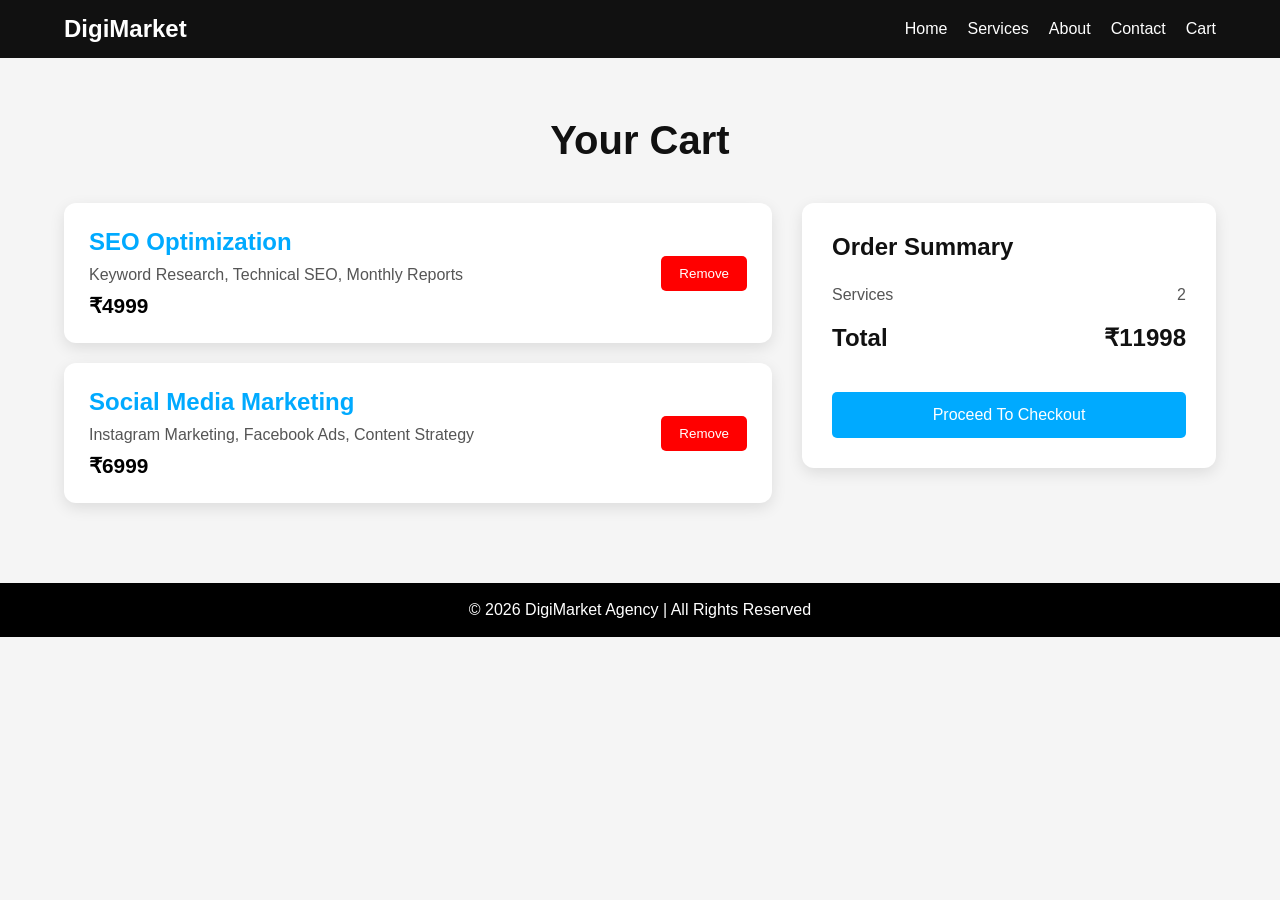
<file: static_website/cart.html>
<!DOCTYPE html>
<html lang="en">

<head>
    <meta charset="UTF-8">
    <meta name="viewport" content="width=device-width, initial-scale=1.0">
    <title>Cart | DigiMarket</title>

    <style>
        * {
            margin: 0;
            padding: 0;
            box-sizing: border-box;
            font-family: Arial, sans-serif;
        }

        body {
            background: #f5f5f5;
        }

        /* Navbar */
        header {
            background: #111;
            padding: 15px 0;
        }

        .nav {
            width: 90%;
            margin: auto;
            display: flex;
            justify-content: space-between;
            align-items: center;
        }

        .logo {
            color: white;
        }

        .nav-links {
            display: flex;
            list-style: none;
            gap: 20px;
        }

        .nav-links a {
            color: white;
            text-decoration: none;
            transition: 0.3s;
        }

        .nav-links a:hover {
            color: #00aaff;
        }

        /* Cart Section */
        .cart-section {
            width: 90%;
            margin: 60px auto;
        }

        .title {
            text-align: center;
            font-size: 2.5rem;
            margin-bottom: 40px;
            color: #111;
        }

        /* Cart Container */
        .cart-container {
            display: flex;
            flex-wrap: wrap;
            gap: 30px;
        }

        /* Cart Items */
        .cart-items {
            flex: 2;
        }

        .cart-card {
            background: white;
            padding: 25px;
            border-radius: 12px;
            margin-bottom: 20px;
            box-shadow: 0 5px 15px rgba(0,0,0,0.1);

            display: flex;
            justify-content: space-between;
            align-items: center;
            flex-wrap: wrap;
        }

        .cart-info h2 {
            margin-bottom: 10px;
            color: #00aaff;
        }

        .cart-info p {
            color: #555;
        }

        .price {
            font-size: 1.3rem;
            font-weight: bold;
            margin-top: 10px;
        }

        /* Buttons */
        .remove-btn {
            padding: 10px 18px;
            border: none;
            background: red;
            color: white;
            cursor: pointer;
            border-radius: 5px;
            transition: 0.3s;
        }

        .remove-btn:hover {
            background: darkred;
        }

        /* Summary */
        .summary {
            flex: 1;
            background: white;
            padding: 30px;
            border-radius: 12px;
            height: fit-content;
            box-shadow: 0 5px 15px rgba(0,0,0,0.1);
        }

        .summary h2 {
            margin-bottom: 25px;
            color: #111;
        }

        .summary-box {
            display: flex;
            justify-content: space-between;
            margin-bottom: 20px;
            color: #555;
        }

        .total {
            font-size: 1.5rem;
            font-weight: bold;
            color: #111;
        }

        .checkout-btn {
            width: 100%;
            padding: 14px;
            border: none;
            background: #00aaff;
            color: white;
            font-size: 1rem;
            cursor: pointer;
            border-radius: 5px;
            transition: 0.3s;
            margin-top: 20px;
        }

        .checkout-btn:hover {
            background: #0077aa;
        }

        /* Empty Cart */
        .empty {
            text-align: center;
            color: #777;
            margin-top: 30px;
            font-size: 1.2rem;
        }

        /* Footer */
        footer {
            background: black;
            color: white;
            text-align: center;
            padding: 18px;
            margin-top: 50px;
        }

        /* Responsive */
        @media(max-width: 768px) {

            .nav {
                flex-direction: column;
                gap: 10px;
            }

            .nav-links {
                flex-wrap: wrap;
                justify-content: center;
            }

            .cart-container {
                flex-direction: column;
            }

            .cart-card {
                flex-direction: column;
                align-items: flex-start;
                gap: 20px;
            }
        }
    </style>
</head>

<body>

<!-- Navbar -->
<header>

    <div class="nav">

        <h2 class="logo">DigiMarket</h2>

        <ul class="nav-links">
            <li><a href="../static_website/home.html">Home</a></li>
            <li><a href="../static_website/service.html">Services</a></li>
            <li><a href="../static_website/about.html">About</a></li>
            <li><a href="../static_website/contact.html">Contact</a></li>
            <li><a href="../static_website/cart.html">Cart</a></li>
        </ul>

    </div>

</header>

<!-- Cart -->
<section class="cart-section">

    <h1 class="title">Your Cart</h1>

    <div class="cart-container">

        <!-- Cart Items -->
        <div class="cart-items" id="cart-items">

            <!-- Item 1 -->
            <div class="cart-card">

                <div class="cart-info">

                    <h2>SEO Optimization</h2>

                    <p>
                        Keyword Research, Technical SEO,
                        Monthly Reports
                    </p>

                    <div class="price">₹4999</div>

                </div>

                <button class="remove-btn"
                    onclick="removeItem(this, 4999)">
                    Remove
                </button>

            </div>

            <!-- Item 2 -->
            <div class="cart-card">

                <div class="cart-info">

                    <h2>Social Media Marketing</h2>

                    <p>
                        Instagram Marketing, Facebook Ads,
                        Content Strategy
                    </p>

                    <div class="price">₹6999</div>

                </div>

                <button class="remove-btn"
                    onclick="removeItem(this, 6999)">
                    Remove
                </button>

            </div>

        </div>

        <!-- Summary -->
        <div class="summary">

            <h2>Order Summary</h2>

            <div class="summary-box">
                <span>Services</span>
                <span id="service-count">2</span>
            </div>

            <div class="summary-box total">
                <span>Total</span>
                <span id="total-price">₹11998</span>
            </div>

            <button class="checkout-btn">
                Proceed To Checkout
            </button>

        </div>

    </div>

    <div class="empty" id="empty-message" style="display:none;">
        Your cart is empty.
    </div>

</section>

<!-- Footer -->
<footer>
    <p>© 2026 DigiMarket Agency | All Rights Reserved</p>
</footer>

<!-- JavaScript -->
<script>

    let total = 11998;
    let count = 2;

    function removeItem(button, price) {

        // Remove Card
        button.parentElement.remove();

        // Update Total
        total -= price;
        count--;

        document.getElementById("total-price").innerText = "₹" + total;
        document.getElementById("service-count").innerText = count;

        // Empty Cart Message
        if(count <= 0) {

            document.getElementById("empty-message").style.display = "block";

        }
    }

</script>

</body>
</html>
</file>
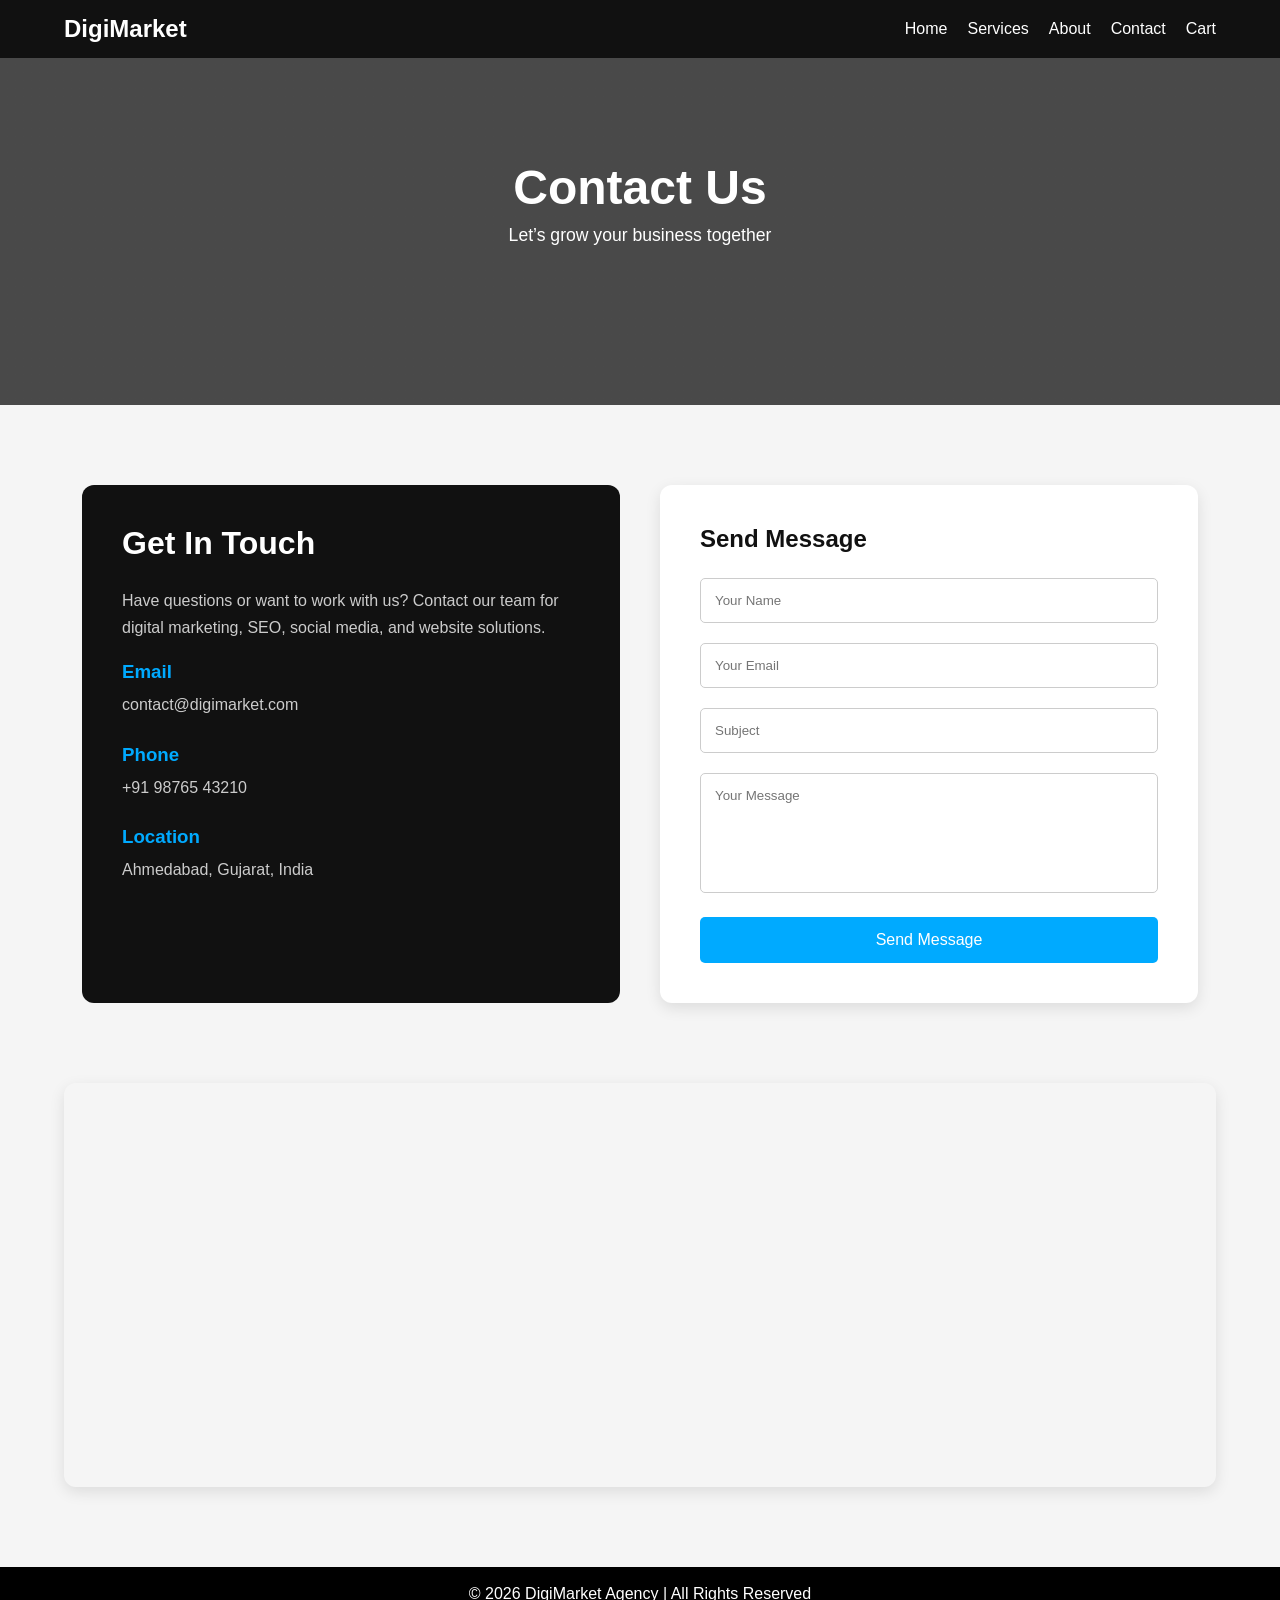
<file: static_website/contact.html>
<!DOCTYPE html>
<html lang="en">

<head>
    <meta charset="UTF-8">
    <meta name="viewport" content="width=device-width, initial-scale=1.0">
    <title>Contact Us | DigiMarket</title>

    <style>
        * {
            margin: 0;
            padding: 0;
            box-sizing: border-box;
            font-family: Arial, sans-serif;
        }

        body {
            background: #f5f5f5;
        }

        /* Navbar */
        header {
            background: #111;
            padding: 15px 0;
            position: fixed;
            width: 100%;
            top: 0;
            z-index: 1000;
        }

        .nav {
            width: 90%;
            margin: auto;
            display: flex;
            justify-content: space-between;
            align-items: center;
        }

        .logo {
            color: white;
        }

        .nav-links {
            display: flex;
            list-style: none;
            gap: 20px;
        }

        .nav-links a {
            text-decoration: none;
            color: white;
            transition: 0.3s;
        }

        .nav-links a:hover {
            color: #00aaff;
        }

        /* Hero */
        .hero {
            height: 45vh;
            background:
                linear-gradient(rgba(0,0,0,0.7), rgba(0,0,0,0.7)),
                url("https://images.unsplash.com/photo-1516321318423-f06f85e504b3")
                center/cover;
            display: flex;
            justify-content: center;
            align-items: center;
            text-align: center;
            color: white;
            padding: 20px;
        }

        .hero h1 {
            font-size: 3rem;
            margin-bottom: 10px;
        }

        .hero p {
            font-size: 1.1rem;
        }

        /* Contact Section */
        .contact-section {
            padding: 80px 20px;
        }

        .contact-container {
            width: 90%;
            margin: auto;
            display: flex;
            gap: 40px;
            flex-wrap: wrap;
        }

        /* Left Side */
        .contact-info {
            flex: 1;
            background: #111;
            color: white;
            padding: 40px;
            border-radius: 12px;
        }

        .contact-info h2 {
            margin-bottom: 25px;
            font-size: 2rem;
        }

        .contact-info p {
            margin-bottom: 20px;
            color: #ccc;
            line-height: 1.7;
        }

        .info-box {
            margin-bottom: 25px;
        }

        .info-box h3 {
            margin-bottom: 8px;
            color: #00aaff;
        }

        /* Right Side Form */
        .contact-form {
            flex: 1;
            background: white;
            padding: 40px;
            border-radius: 12px;
            box-shadow: 0 5px 15px rgba(0,0,0,0.1);
        }

        .contact-form h2 {
            margin-bottom: 25px;
            color: #111;
        }

        .input-box {
            margin-bottom: 20px;
        }

        .input-box input,
        .input-box textarea {
            width: 100%;
            padding: 14px;
            border: 1px solid #ccc;
            border-radius: 5px;
            outline: none;
        }

        .input-box textarea {
            resize: none;
        }

        .btn {
            display: inline-block;
            width: 100%;
            padding: 14px;
            background: #00aaff;
            color: white;
            border: none;
            cursor: pointer;
            border-radius: 5px;
            font-size: 1rem;
            transition: 0.3s;
        }

        .btn:hover {
            background: #0077aa;
        }

        /* Map */
        .map {
            width: 90%;
            margin: 0 auto 80px;
            border-radius: 12px;
            overflow: hidden;
            box-shadow: 0 5px 15px rgba(0,0,0,0.1);
        }

        .map iframe {
            width: 100%;
            height: 400px;
            border: 0;
        }

        /* Footer */
        footer {
            background: black;
            color: white;
            text-align: center;
            padding: 18px;
        }

        /* Responsive */
        @media(max-width: 768px) {

            .hero h1 {
                font-size: 2rem;
            }

            .nav {
                flex-direction: column;
                gap: 10px;
            }

            .nav-links {
                flex-wrap: wrap;
                justify-content: center;
            }

            .contact-container {
                flex-direction: column;
            }
        }
    </style>
</head>

<body>

<!-- Navbar -->
<header>
    <div class="nav">
        <h2 class="logo">DigiMarket</h2>

        <ul class="nav-links">
            <li><a href="../static_website/home.html">Home</a></li>
            <li><a href="../static_website/service.html">Services</a></li>
            <li><a href="../static_website/about.html">About</a></li>
            <li><a href="#">Contact</a></li>
            <li><a href="../static_website/cart.html">Cart</a></li>
        </ul>
    </div>
</header>

<!-- Hero -->
<section class="hero">
    <div>
        <h1>Contact Us</h1>
        <p>Let’s grow your business together</p>
    </div>
</section>

<!-- Contact Section -->
<section class="contact-section">

    <div class="contact-container">

        <!-- Contact Info -->
        <div class="contact-info">

            <h2>Get In Touch</h2>

            <p>
                Have questions or want to work with us?
                Contact our team for digital marketing,
                SEO, social media, and website solutions.
            </p>

            <div class="info-box">
                <h3>Email</h3>
                <p>contact@digimarket.com</p>
            </div>

            <div class="info-box">
                <h3>Phone</h3>
                <p>+91 98765 43210</p>
            </div>

            <div class="info-box">
                <h3>Location</h3>
                <p>Ahmedabad, Gujarat, India</p>
            </div>

        </div>

        <!-- Contact Form -->
        <div class="contact-form">

            <h2>Send Message</h2>

            <form>

                <div class="input-box">
                    <input type="text" placeholder="Your Name" required>
                </div>

                <div class="input-box">
                    <input type="email" placeholder="Your Email" required>
                </div>

                <div class="input-box">
                    <input type="text" placeholder="Subject">
                </div>

                <div class="input-box">
                    <textarea rows="6" placeholder="Your Message"></textarea>
                </div>

                <button type="submit" class="btn">Send Message</button>

            </form>

        </div>

    </div>

</section>

<!-- Google Map -->
<div class="map">

    <iframe 
        src="https://maps.google.com/maps?q=Ahmedabad&t=&z=13&ie=UTF8&iwloc=&output=embed">
    </iframe>

</div>

<!-- Footer -->
<footer>
    <p>© 2026 DigiMarket Agency | All Rights Reserved</p>
</footer>

</body>
</html>
</file>
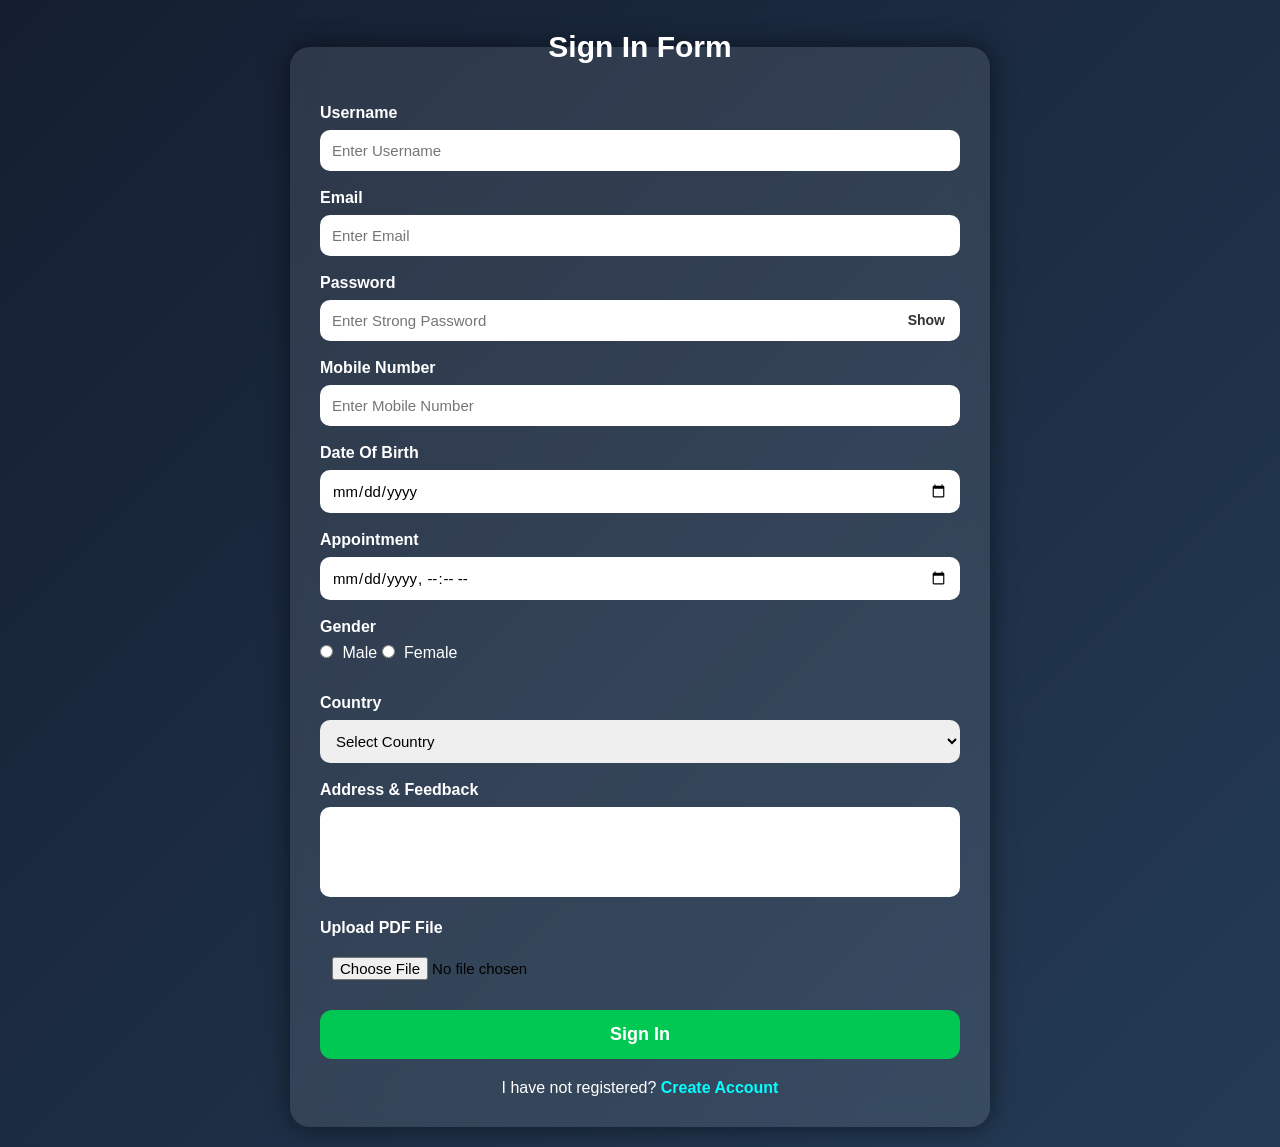
<file: static_website/registration_form.html>
<!DOCTYPE html>
<html lang="en">

<head>
    <meta charset="UTF-8">
    <meta name="viewport" content="width=device-width, initial-scale=1.0">
    <title>Modern Sign In Form</title>

    <style>
        * {
            margin: 0;
            padding: 0;
            box-sizing: border-box;
            font-family: Arial, sans-serif;
        }

        body {
            background: linear-gradient(135deg, #141e30, #243b55);
            min-height: 100vh;
            display: flex;
            justify-content: center;
            align-items: center;
            padding: 20px;
        }

        form {
            width: 100%;
            max-width: 700px;
        }

        fieldset {
            background: rgba(255, 255, 255, 0.1);
            backdrop-filter: blur(15px);
            border-radius: 20px;
            padding: 30px;
            border: none;
            box-shadow: 0 0 25px rgba(0, 0, 0, 0.5);
        }

        legend {
            color: white;
            font-size: 30px;
            font-weight: bold;
            padding: 10px;
            text-align: center;
        }

        label {
            display: block;
            margin-bottom: 8px;
            color: white;
            font-weight: bold;
        }

        input,
        select,
        textarea {
            width: 100%;
            padding: 12px;
            border: none;
            outline: none;
            border-radius: 10px;
            margin-bottom: 18px;
            font-size: 15px;
        }

        input:focus,
        select:focus,
        textarea:focus {
            box-shadow: 0 0 10px cyan;
        }

        textarea {
            resize: none;
            height: 90px;
        }

        .gender-box {
            color: white;
            margin-bottom: 18px;
        }

        .gender-box input {
            width: auto;
            margin-right: 5px;
        }

        .password-box {
            position: relative;
        }

        .show-btn {
            position: absolute;
            right: 15px;
            top: 12px;
            cursor: pointer;
            font-size: 14px;
            color: #333;
            font-weight: bold;
        }

        .signin-btn {
            width: 100%;
            padding: 14px;
            border: none;
            border-radius: 12px;
            background: #00c853;
            color: white;
            font-size: 18px;
            font-weight: bold;
            cursor: pointer;
            transition: 0.3s;
        }

        .signin-btn:hover {
            background: #00e676;
            transform: scale(1.02);
        }

        .bottom-text {
            margin-top: 20px;
            text-align: center;
            color: white;
        }

        .bottom-text a {
            color: cyan;
            text-decoration: none;
            font-weight: bold;
        }

        .bottom-text a:hover {
            text-decoration: underline;
        }
    </style>
</head>

<body>

    <form id="myForm">

        <fieldset>

            <legend>Sign In Form</legend>

            <!-- Username -->
            <label>Username</label>
            <input type="text" id="username"
                placeholder="Enter Username" required>

            <!-- Email -->
            <label>Email</label>
            <input type="text" id="email"
                placeholder="Enter Email" required>

             <!-- Password -->
            <label>Password</label>

            <div class="password-box">
                <input type="password" id="password"
                    placeholder="Enter Strong Password" required>

            <!-- Mobile -->
            <label>Mobile Number</label>
            <input type="text" id="mobile"
                placeholder="Enter Mobile Number" required>

            <!-- DOB -->
            <label>Date Of Birth</label>
            <input type="date" id="dob" required>

            <!-- Appointment -->
            <label>Appointment</label>
            <input type="datetime-local" required>

            <!-- Gender -->
            <label>Gender</label>
            <div class="gender-box">
                <input type="radio" name="gender" required> Male
                <input type="radio" name="gender"> Female
            </div>

            <!-- Country -->
            <label>Country</label>
            <select required>
                <option value="">Select Country</option>
                <option>India</option>
                <option>USA</option>
                <option>Australia</option>
            </select>

            <!-- Address -->
            <label>Address & Feedback</label>
            <textarea required></textarea>

            <!-- PDF Upload -->
            <label>Upload PDF File</label>
            <input type="file" id="file" required>

           

                <span class="show-btn"
                    onclick="togglePassword()">Show</span>
            </div>


            <!-- Sign In Button -->
            <button type="submit"
                class="signin-btn">
                Sign In
            </button>

            <!-- Bottom Text -->
            <div class="bottom-text">
                I have not registered?
                <a href="#">Create Account</a>
            </div>

        </fieldset>

    </form>

    <script>

        // FORM VALIDATION

        document.getElementById("myForm")
            .addEventListener("submit", function (e) {

                e.preventDefault();

                let username =
                    document.getElementById("username").value;

                let email =
                    document.getElementById("email").value;

                let mobile =
                    document.getElementById("mobile").value;

                let password =
                    document.getElementById("password").value;

                let file =
                    document.getElementById("file").value;

                let dob =
                    document.getElementById("dob").value;

                // USERNAME VALIDATION
                let usernamePattern =
                    /^[A-Za-z0-9_]+$/;

                if (!usernamePattern.test(username)) {

                    alert(
                        "Username can contain only A-Z, a-z, numbers and underscore (_)"
                    );

                    return;
                }

                // EMAIL VALIDATION
                let emailPattern =
                    /^[^\s@]+@[^\s@]+\.(com)$/;

                if (!emailPattern.test(email)) {

                    alert(
                        "Enter valid email with @ and .com"
                    );

                    return;
                }

                // MOBILE VALIDATION
                let mobilePattern =
                    /^[0-9]{10}$/;

                if (!mobilePattern.test(mobile)) {

                    alert(
                        "Mobile number must be exactly 10 digits"
                    );

                    return;
                }

                // PASSWORD VALIDATION
                let passwordPattern =
                    /^(?=.*[a-z])(?=.*[A-Z])(?=.*\d)(?=.*[@#$%^&*!]).{8,}$/;

                if (!passwordPattern.test(password)) {

                    alert(
                        "Password must contain:\n\n✔ One Uppercase\n✔ One Lowercase\n✔ One Number\n✔ One Special Character\n✔ Minimum 8 Characters"
                    );

                    return;
                }

                // PDF VALIDATION
                let allowedExtension =
                    /(\.pdf)$/i;

                if (!allowedExtension.exec(file)) {

                    alert(
                        "Only PDF files are allowed"
                    );

                    return;
                }

                // AGE VALIDATION
                let birthDate = new Date(dob);

                let today = new Date();

                let age =
                    today.getFullYear() -
                    birthDate.getFullYear();

                if (age < 18) {

                    alert(
                        "Age must be 18 or above"
                    );

                    return;
                }

                // SUCCESS MESSAGE
                alert(
                    "Sign In Successfully ✅"
                );

            });

        // SHOW / HIDE PASSWORD

        function togglePassword() {

            let password =
                document.getElementById("password");

            let btn =
                document.querySelector(".show-btn");

            if (password.type === "password") {

                password.type = "text";

                btn.innerHTML = "Hide";

            }

            else {

                password.type = "password";

                btn.innerHTML = "Show";
            }
        }

    </script>

</body>

</html>
</file>
<file: nexagrow/style.css>
/* ═══════════════════════════════════════
   NexaGrow Digital – Global Stylesheet
   ═══════════════════════════════════════ */

@import url('https://fonts.googleapis.com/css2?family=Plus+Jakarta+Sans:wght@400;500;600;700;800&family=Fraunces:ital,wght@0,700;0,900;1,700&display=swap');

:root {
  --bg: #FAFAF7;
  --white: #FFFFFF;
  --ink: #111118;
  --ink2: #3D3D4E;
  --muted: #74748A;
  --border: #E8E8F0;

  --orange: #FF5C1A;
  --orange-light: #FFF0EB;
  --orange-mid: #FFD9C8;

  --blue: #1A6EFF;
  --blue-light: #EAF0FF;
  --blue-mid: #C2D6FF;

  --green: #00B87A;
  --green-light: #E6FAF3;
  --green-mid: #B3F0D8;

  --purple: #7C3AED;
  --purple-light: #F3EEFF;

  --yellow: #F59E0B;
  --yellow-light: #FFFBEB;

  --radius: 16px;
  --radius-sm: 10px;
  --shadow: 0 2px 12px rgba(0,0,0,.07);
  --shadow-md: 0 8px 32px rgba(0,0,0,.10);
  --shadow-lg: 0 20px 60px rgba(0,0,0,.12);
}

* { margin: 0; padding: 0; box-sizing: border-box; }
html { scroll-behavior: smooth; }
body { background: var(--bg); color: var(--ink); font-family: 'Plus Jakarta Sans', sans-serif; overflow-x: hidden; }

/* ── MARQUEE ── */
.marquee-strip { background: var(--orange); padding: .5rem 0; overflow: hidden; }
.marquee-strip marquee { color: #fff; font-weight: 700; font-size: .82rem; letter-spacing: .04em; }

/* ── NAV ── */
nav { background: rgba(255,255,255,.95); backdrop-filter: blur(16px); border-bottom: 1px solid var(--border); position: sticky; top: 0; z-index: 999; }
.nav-inner { max-width: 1200px; margin: 0 auto; padding: 0 2rem; display: flex; align-items: center; justify-content: space-between; height: 66px; }
.logo { font-family: 'Fraunces', serif; font-weight: 900; font-size: 1.6rem; color: var(--orange); text-decoration: none; }
.logo span { color: var(--ink); }
.nav-links { display: flex; gap: 2rem; list-style: none; }
.nav-links a { color: var(--ink2); text-decoration: none; font-size: .9rem; font-weight: 600; transition: .2s; padding: .3rem 0; border-bottom: 2px solid transparent; }
.nav-links a:hover, .nav-links a.active { color: var(--orange); border-bottom-color: var(--orange); }
.nav-cta { background: var(--orange); color: #fff; border: none; padding: .6rem 1.4rem; border-radius: 50px; font-weight: 700; font-size: .88rem; cursor: pointer; transition: .2s; font-family: 'Plus Jakarta Sans', sans-serif; text-decoration: none; display: inline-block; }
.nav-cta:hover { background: #e04a08; transform: translateY(-1px); box-shadow: 0 6px 20px rgba(255,92,26,.3); }
.hamburger { display: none; flex-direction: column; gap: 5px; cursor: pointer; }
.hamburger span { width: 24px; height: 2px; background: var(--ink); border-radius: 2px; transition: .3s; }

/* ── BUTTONS ── */
.btn-primary { background: var(--orange); color: #fff; border: none; padding: .85rem 2rem; border-radius: 50px; font-weight: 700; font-size: .95rem; cursor: pointer; transition: .2s; font-family: 'Plus Jakarta Sans', sans-serif; text-decoration: none; display: inline-block; }
.btn-primary:hover { background: #e04a08; transform: translateY(-2px); box-shadow: 0 8px 24px rgba(255,92,26,.35); }
.btn-ghost { background: transparent; color: var(--ink); border: 2px solid var(--border); padding: .82rem 2rem; border-radius: 50px; font-weight: 700; font-size: .95rem; cursor: pointer; transition: .2s; font-family: 'Plus Jakarta Sans', sans-serif; text-decoration: none; display: inline-block; }
.btn-ghost:hover { border-color: var(--orange); color: var(--orange); }

/* ── SECTION ── */
.section { max-width: 1200px; margin: 0 auto; padding: 5rem 2rem; }
.section-header { margin-bottom: 3rem; }
.section-header.center { text-align: center; }
.tag { display: inline-block; font-size: .75rem; font-weight: 700; letter-spacing: .06em; text-transform: uppercase; padding: .35rem .9rem; border-radius: 50px; margin-bottom: .9rem; }
.tag-orange { background: var(--orange-light); color: var(--orange); }
.tag-blue   { background: var(--blue-light);   color: var(--blue);   }
.tag-green  { background: var(--green-light);  color: var(--green);  }
.tag-purple { background: var(--purple-light); color: var(--purple); }
.section-title { font-family: 'Fraunces', serif; font-size: clamp(2rem,3.5vw,2.8rem); font-weight: 900; color: var(--ink); line-height: 1.15; margin-bottom: .8rem; }
.section-title em { font-style: italic; color: var(--orange); }
.section-sub { color: var(--muted); font-size: 1rem; line-height: 1.75; max-width: 580px; }

/* ── GRIDS ── */
.card-grid-2 { display: grid; grid-template-columns: repeat(2,1fr); gap: 1.5rem; }
.card-grid-3 { display: grid; grid-template-columns: repeat(3,1fr); gap: 1.25rem; }
.card-grid-4 { display: grid; grid-template-columns: repeat(4,1fr); gap: 1.25rem; }

/* ── CARDS ── */
.card { background: var(--white); border: 1px solid var(--border); border-radius: var(--radius); padding: 1.75rem; transition: .25s; }
.card:hover { transform: translateY(-4px); box-shadow: var(--shadow-lg); border-color: transparent; }
.card h3 { font-size: 1.05rem; font-weight: 700; color: var(--ink); margin-bottom: .6rem; }
.card p { font-size: .88rem; color: var(--muted); line-height: 1.7; }
.card-icon { width: 52px; height: 52px; border-radius: 14px; display: flex; align-items: center; justify-content: center; font-size: 1.5rem; margin-bottom: 1.25rem; }

/* Service cards with left accent */
.scard { background: var(--white); border: 1px solid var(--border); border-radius: var(--radius); padding: 1.75rem; transition: .25s; position: relative; overflow: hidden; }
.scard::before { content:''; position: absolute; left: 0; top: 0; bottom: 0; width: 4px; border-radius: 4px 0 0 4px; }
.scard:hover { transform: translateY(-4px); box-shadow: var(--shadow-lg); }
.scard.orange::before { background: var(--orange); }
.scard.blue::before   { background: var(--blue);   }
.scard.green::before  { background: var(--green);  }
.scard.purple::before { background: var(--purple); }
.card-arrow { display: inline-flex; align-items: center; gap: .4rem; font-size: .82rem; font-weight: 700; margin-top: 1rem; text-decoration: none; cursor: pointer; transition: .2s; }

/* Testimonial cards */
.tcard { background: var(--white); border: 1px solid var(--border); border-radius: var(--radius); padding: 2rem; display: flex; flex-direction: column; gap: 1.2rem; transition: .25s; }
.tcard:hover { box-shadow: var(--shadow-md); }
.tcard-quote { font-size: 2.5rem; line-height: 1; color: var(--orange); font-family: 'Fraunces', serif; }
.tcard p { font-size: .92rem; color: var(--ink2); line-height: 1.75; flex: 1; }
.tcard-stars { color: var(--yellow); letter-spacing: .05em; font-size: .95rem; }
.tcard-author { display: flex; align-items: center; gap: .9rem; border-top: 1px solid var(--border); padding-top: 1.2rem; }
.avatar { width: 42px; height: 42px; border-radius: 50%; display: flex; align-items: center; justify-content: center; font-weight: 800; font-size: .85rem; color: #fff; flex-shrink: 0; }
.author-name { font-weight: 700; font-size: .88rem; color: var(--ink); }
.author-role { font-size: .78rem; color: var(--muted); }

/* Step cards */
.step-card { background: var(--white); border: 1px solid var(--border); border-radius: var(--radius); padding: 2rem; position: relative; }
.step-num { font-family: 'Fraunces', serif; font-size: 4rem; font-weight: 900; line-height: 1; color: var(--orange-mid); position: absolute; top: 1rem; right: 1.5rem; }
.step-card h3 { font-size: 1.05rem; font-weight: 700; margin-bottom: .6rem; color: var(--ink); position: relative; }
.step-card p { font-size: .87rem; color: var(--muted); line-height: 1.7; position: relative; }

/* Pricing cards */
.price-card { background: var(--white); border: 2px solid var(--border); border-radius: var(--radius); padding: 2.25rem; position: relative; transition: .25s; }
.price-card:hover { box-shadow: var(--shadow-md); }
.price-card.featured { border-color: var(--orange); }
.popular-badge { position: absolute; top: -14px; left: 50%; transform: translateX(-50%); background: var(--orange); color: #fff; font-size: .72rem; font-weight: 800; padding: .35rem 1rem; border-radius: 50px; letter-spacing: .05em; white-space: nowrap; }
.price-plan { font-size: .75rem; font-weight: 800; letter-spacing: .08em; color: var(--muted); text-transform: uppercase; margin-bottom: .5rem; }
.price-amount { font-family: 'Fraunces', serif; font-size: 3rem; font-weight: 900; color: var(--ink); line-height: 1; }
.price-amount sub { font-size: 1rem; font-family: 'Plus Jakarta Sans', sans-serif; color: var(--muted); }
.price-features { list-style: none; margin: 1.5rem 0; display: flex; flex-direction: column; gap: .7rem; }
.price-features li { font-size: .87rem; color: var(--ink2); display: flex; align-items: center; gap: .6rem; }
.price-features li::before { content: '✓'; color: var(--green); font-weight: 800; }

/* Portfolio cards */
.port-card { background: var(--white); border: 1px solid var(--border); border-radius: var(--radius); overflow: hidden; transition: .25s; }
.port-card:hover { transform: translateY(-4px); box-shadow: var(--shadow-lg); }
.port-thumb { height: 180px; display: flex; align-items: center; justify-content: center; position: relative; }
.port-thumb-inner { font-size: 3.5rem; }
.port-label { position: absolute; top: 1rem; left: 1rem; font-size: .72rem; font-weight: 700; padding: .3rem .75rem; border-radius: 50px; }
.port-body { padding: 1.4rem; }
.port-body h3 { font-size: 1rem; font-weight: 700; color: var(--ink); margin-bottom: .4rem; }
.port-body p { font-size: .83rem; color: var(--muted); line-height: 1.6; margin-bottom: 1rem; }
.port-metrics { display: flex; gap: .5rem; flex-wrap: wrap; }
.metric-pill { font-size: .73rem; font-weight: 700; padding: .25rem .65rem; border-radius: 50px; }

/* Stats strip */
.proof-strip { background: var(--white); border-top: 1px solid var(--border); border-bottom: 1px solid var(--border); padding: 1.8rem 2rem; }
.proof-inner { max-width: 1200px; margin: 0 auto; display: flex; align-items: center; gap: 3rem; flex-wrap: wrap; justify-content: space-between; }
.proof-stat { text-align: center; }
.proof-num { font-family: 'Fraunces', serif; font-size: 2rem; font-weight: 900; color: var(--ink); }
.proof-num span { color: var(--orange); }
.proof-label { font-size: .8rem; color: var(--muted); font-weight: 500; margin-top: .15rem; }
.proof-divider { width: 1px; height: 40px; background: var(--border); }

/* Forms */
.form-card { background: var(--white); border: 1px solid var(--border); border-radius: var(--radius); padding: 2.5rem; box-shadow: var(--shadow); }
.form-row { display: grid; grid-template-columns: 1fr 1fr; gap: 1rem; margin-bottom: 1rem; }
.form-group { display: flex; flex-direction: column; gap: .4rem; }
.form-group.full { margin-bottom: 1rem; }
.form-group label { font-size: .8rem; font-weight: 600; color: var(--ink2); }
.form-group input, .form-group select, .form-group textarea { padding: .75rem 1rem; border: 1.5px solid var(--border); border-radius: var(--radius-sm); font-size: .9rem; color: var(--ink); font-family: 'Plus Jakarta Sans', sans-serif; background: var(--bg); transition: .2s; outline: none; }
.form-group input:focus, .form-group select:focus, .form-group textarea:focus { border-color: var(--orange); background: #fff; box-shadow: 0 0 0 3px rgba(255,92,26,.1); }
.form-group select option { background: #fff; }
.form-group textarea { resize: vertical; min-height: 110px; }
.submit-btn { width: 100%; background: var(--orange); color: #fff; border: none; padding: 1rem; border-radius: var(--radius-sm); font-weight: 700; font-size: 1rem; cursor: pointer; font-family: 'Plus Jakarta Sans', sans-serif; transition: .2s; margin-top: .5rem; }
.submit-btn:hover { background: #e04a08; transform: translateY(-1px); box-shadow: 0 8px 24px rgba(255,92,26,.3); }
.success-msg { display: none; background: var(--green-light); color: var(--green); border: 1px solid var(--green-mid); border-radius: var(--radius-sm); padding: 1rem; text-align: center; font-weight: 600; font-size: .9rem; margin-top: .8rem; }

/* Trust badges */
.trust-badges { display: flex; gap: 1rem; flex-wrap: wrap; }
.trust-badge { display: flex; align-items: center; gap: .6rem; background: var(--white); border: 1px solid var(--border); border-radius: 50px; padding: .5rem 1rem; font-size: .8rem; font-weight: 600; color: var(--ink2); box-shadow: var(--shadow); }

/* Filter buttons */
.filter-row { display: flex; gap: .6rem; flex-wrap: wrap; margin-bottom: 2rem; }
.fbtn { background: var(--white); border: 1.5px solid var(--border); color: var(--ink2); padding: .45rem 1.1rem; border-radius: 50px; font-size: .83rem; font-weight: 600; cursor: pointer; transition: .2s; font-family: 'Plus Jakarta Sans', sans-serif; }
.fbtn:hover { border-color: var(--orange); color: var(--orange); }
.fbtn.active { background: var(--orange); border-color: var(--orange); color: #fff; }

/* Social row */
.social-row { display: flex; gap: .6rem; }
.social-btn { width: 38px; height: 38px; background: rgba(255,255,255,.2); border-radius: 50%; display: flex; align-items: center; justify-content: center; font-size: 1rem; cursor: pointer; transition: .2s; }
.social-btn:hover { background: rgba(255,255,255,.35); transform: scale(1.1); }

/* BG helpers */
.bg-white { background: var(--white); }
.bg-section { padding: 1px 0; }

/* ── FLOATING WHATSAPP ── */
.wa-float { position: fixed; bottom: 28px; right: 28px; z-index: 998; background: #25D366; width: 56px; height: 56px; border-radius: 50%; display: flex; align-items: center; justify-content: center; box-shadow: 0 6px 24px rgba(37,211,102,.45); text-decoration: none; animation: wabounce 3s ease-in-out infinite; }
@keyframes wabounce { 0%,100%{transform:translateY(0)} 50%{transform:translateY(-6px)} }

/* ── FOOTER ── */
footer { background: var(--ink); color: #fff; margin-top: 5rem; }
.footer-top { max-width: 1200px; margin: 0 auto; padding: 4rem 2rem 2rem; display: grid; grid-template-columns: 2fr 1fr 1fr 1fr; gap: 3rem; }
.footer-logo { font-family: 'Fraunces', serif; font-weight: 900; font-size: 1.5rem; color: var(--orange); display: block; margin-bottom: 1rem; }
.footer-logo span { color: #fff; }
.footer-brand p { color: rgba(255,255,255,.55); font-size: .86rem; line-height: 1.8; }
.footer-col h5 { font-size: .85rem; font-weight: 700; margin-bottom: 1.1rem; color: #fff; }
.footer-col ul { list-style: none; display: flex; flex-direction: column; gap: .6rem; }
.footer-col ul li a { color: rgba(255,255,255,.5); font-size: .84rem; text-decoration: none; cursor: pointer; transition: .2s; }
.footer-col ul li a:hover { color: var(--orange); }
.footer-bottom { border-top: 1px solid rgba(255,255,255,.08); }
.footer-bottom-inner { max-width: 1200px; margin: 0 auto; padding: 1.5rem 2rem; display: flex; justify-content: space-between; align-items: center; flex-wrap: wrap; gap: 1rem; }
.footer-bottom-inner p { color: rgba(255,255,255,.35); font-size: .8rem; }

/* ── SCROLL REVEAL ── */
.reveal { opacity: 0; transform: translateY(20px); transition: opacity .55s ease, transform .55s ease; }
.reveal.visible { opacity: 1; transform: translateY(0); }

/* ── RESPONSIVE ── */
@media(max-width:900px) {
  .card-grid-3, .card-grid-4 { grid-template-columns: 1fr 1fr; }
  .footer-top { grid-template-columns: 1fr 1fr; }
  .form-row { grid-template-columns: 1fr; }
}
@media(max-width:600px) {
  .card-grid-2, .card-grid-3, .card-grid-4 { grid-template-columns: 1fr; }
  .hamburger { display: flex; }
  .nav-links { display: none; position: absolute; top: 66px; left: 0; right: 0; background: #fff; padding: 1.5rem 2rem; border-bottom: 1px solid var(--border); flex-direction: column; gap: 1.2rem; }
  .nav-links.open { display: flex; }
  .footer-top { grid-template-columns: 1fr; }
  .proof-divider { display: none; }
}
</style>
</file>
